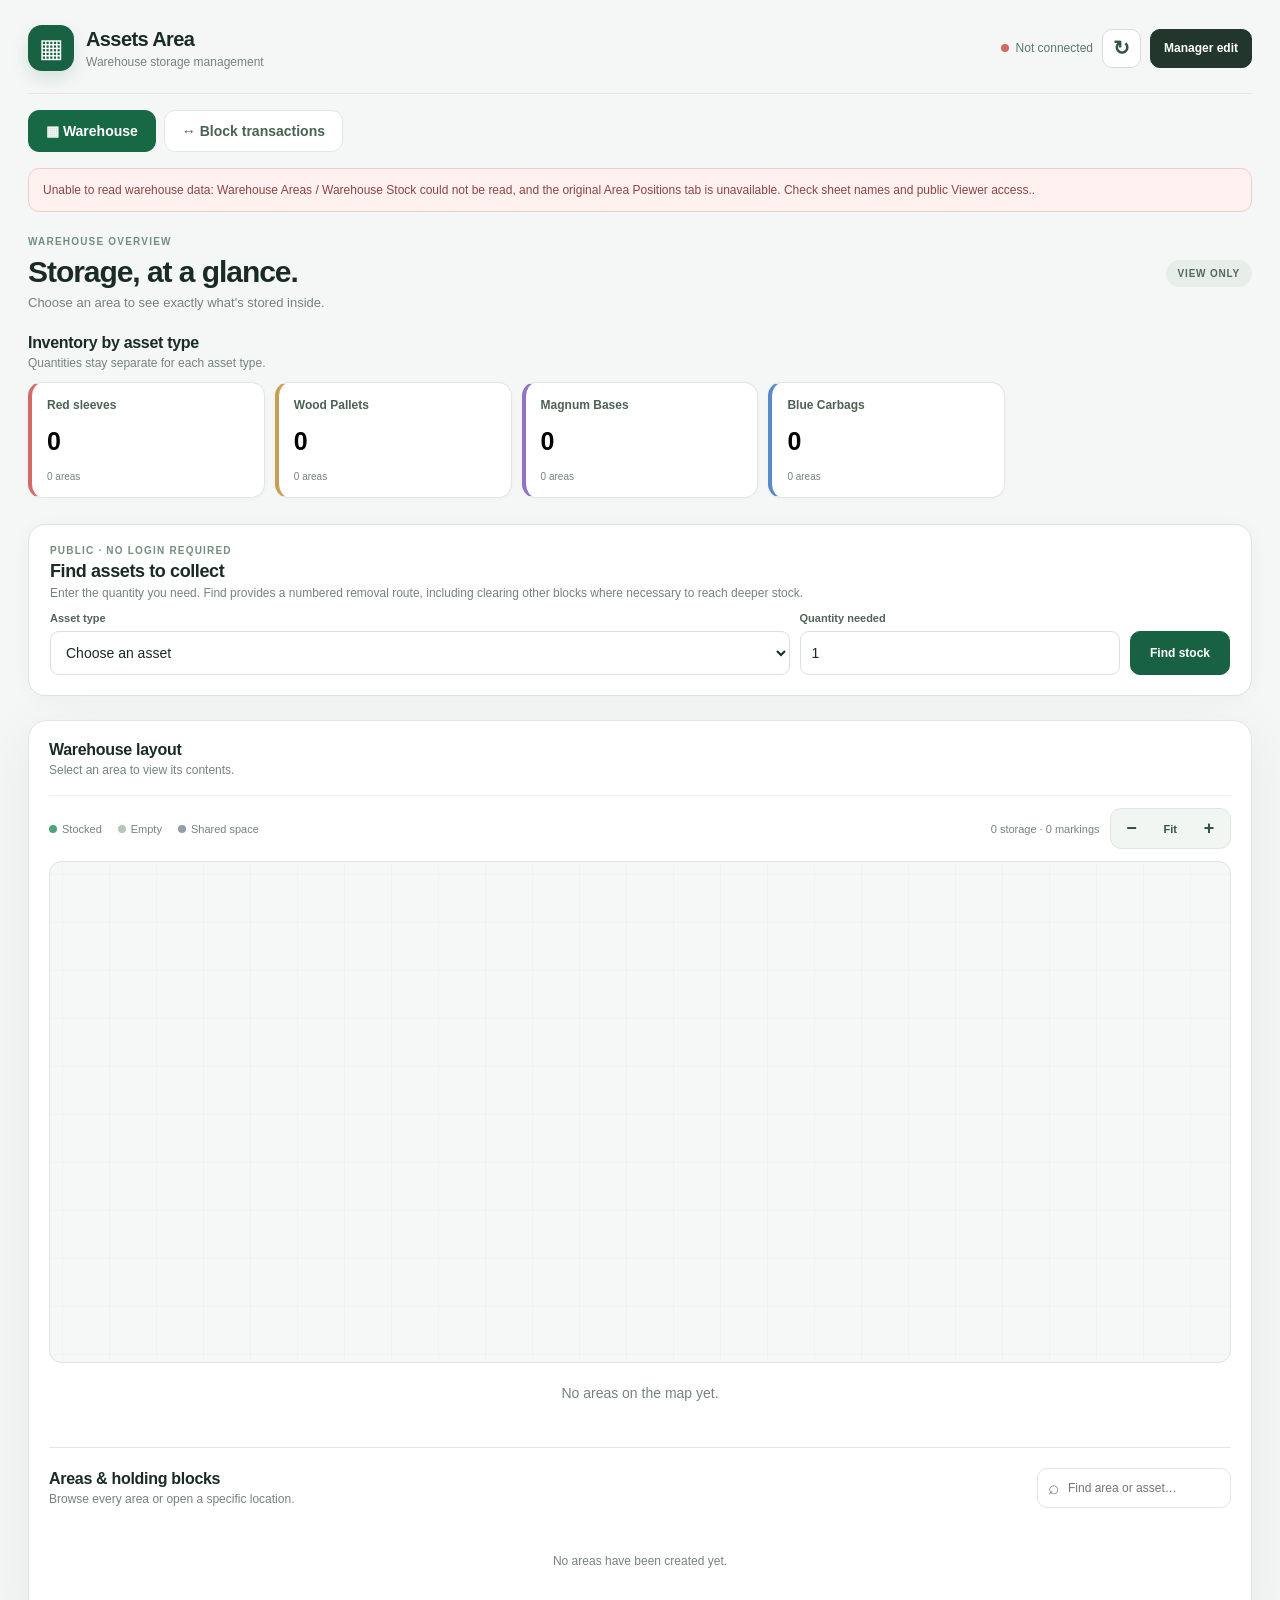
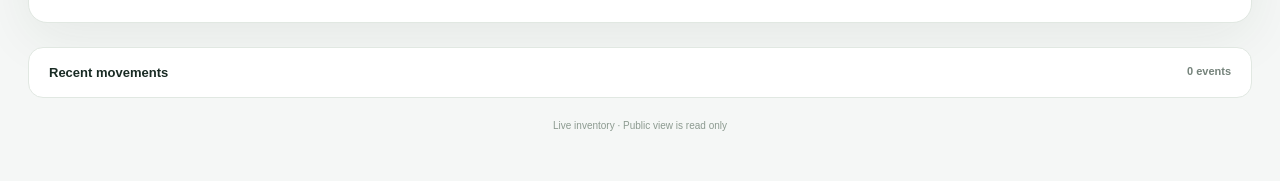
<file: index.html>
<!doctype html>
<html lang="en">
<head>
  <meta charset="utf-8">
  <meta name="viewport" content="width=device-width,initial-scale=1,viewport-fit=cover">
  <meta name="theme-color" content="#f4f7f5">
  <meta name="description" content="Live warehouse storage map and area inventory">
  <title>Warehouse | Assets Area</title>
  <link rel="stylesheet" href="styles.css?v=7">
  <script>if(new URLSearchParams(location.search).has('area'))document.documentElement.classList.add('area-route');</script>
  <script defer src="config.js"></script>
  <script defer src="retrieval.js?v=5"></script>
  <script defer src="app.js?v=7"></script>
  <script async defer src="https://accounts.google.com/gsi/client" onload="window.warehouseGisReady?.()"></script>
</head>
<body>
<div class="area-loading" id="areaLoading" role="status"><div class="area-loading-logo">▦</div><strong>Opening storage area…</strong><span>Loading live inventory</span><a href="./">Open warehouse overview</a></div>
<div class="shell">
  <header class="header">
    <div class="brand"><div class="logo" aria-hidden="true">▦</div><div><h1>Assets Area</h1><p>Warehouse storage management</p></div></div>
    <div class="header-actions"><div class="connection" id="connection"><i></i><span id="connectionText">Connecting…</span></div><button class="btn icon-only" id="refresh" title="Refresh data" aria-label="Refresh data">↻</button><button class="btn btn-dark" id="ownerButton">Manager edit</button></div>
  </header>
  <nav class="primary-tabs" aria-label="Main pages">
    <button type="button" id="warehouseTab" class="primary-tab active" aria-current="page">▦ Warehouse</button>
    <button type="button" id="transactionsTab" class="primary-tab">↔ Block transactions</button>
  </nav>
  <div id="notice" class="notice hidden" role="alert"></div>
  <section class="intro"><div><div class="eyebrow">WAREHOUSE OVERVIEW</div><h2>Storage, at a glance.</h2><p>Choose an area to see exactly what's stored inside.</p></div><div class="mode-pill" id="modePill">VIEW ONLY</div></section>
  <section class="summary-section" aria-labelledby="summaryTitle"><div class="section-top"><div><h3 id="summaryTitle">Inventory by asset type</h3><p>Quantities stay separate for each asset type.</p></div><button class="link-button hidden" id="clearFilter">Clear filter</button></div><div id="summary" class="summary-grid"></div></section>
  <section class="find-panel" id="findPanel" aria-labelledby="findTitle">
    <div class="section-top"><div><div class="eyebrow">PUBLIC · NO LOGIN REQUIRED</div><h3 id="findTitle">Find assets to collect</h3><p>Enter the quantity you need. Find provides a numbered removal route, including clearing other blocks where necessary to reach deeper stock.</p></div></div>
    <form id="findForm" class="find-form">
      <label class="field"><span>Asset type</span><select id="findItem" required><option value="">Choose an asset</option></select></label>
      <label class="field"><span>Quantity needed</span><input id="findQty" type="number" min="1" max="99999999" step="1" value="1" required></label>
      <button class="btn btn-green" id="findSubmit" type="submit">Find stock</button>
    </form>
    <div id="findResult" class="find-result hidden" aria-live="polite"></div>
  </section>
  <section class="workspace" aria-labelledby="mapTitle">
    <div class="section-top workspace-top"><div><h3 id="mapTitle">Warehouse layout</h3><p id="mapDescription">Select a marked area to view its contents.</p></div><div class="toolbar"><button class="btn hidden" id="setupButton">Activate warehouse layout</button><button class="btn hidden" id="enableBlocks">Enable area blocks</button><button class="btn hidden" id="designButton">Design layout</button><button class="btn btn-green hidden" id="addAreaButton">+ New area</button></div></div>
    <div class="map-toolbar"><div class="map-legend"><span><i class="dot occupied-dot"></i> Stocked</span><span><i class="dot empty-dot"></i> Empty</span><span><i class="dot special-dot"></i> Shared space</span></div><div class="map-view-actions"><span class="map-zoom" id="mapCount"></span><div class="zoom-actions" aria-label="Warehouse map zoom"><button type="button" class="btn zoom-btn" id="mapZoomOut" aria-label="Zoom out">−</button><button type="button" class="btn zoom-fit" id="mapZoomFit">Fit</button><button type="button" class="btn zoom-btn" id="mapZoomIn" aria-label="Zoom in">+</button></div></div></div>
    <div class="designer-hint hidden" id="designerHint">Select a tool, then drag across EMPTY grid cells to draw a new floor-plan marking. Tap once for a single cell. Select an existing shape to edit, move or resize it. Changes are saved only when you confirm the details.</div>
    <div class="design-palette hidden" id="designPalette" role="group" aria-label="Floor plan drawing tools">
      <span class="palette-label">DRAW FLOOR PLAN</span>
      <button type="button" class="palette-tool active" data-draw-tool="select">↔ Select / move</button>
      <button type="button" class="palette-tool" data-draw-tool="Bay">▤ Bay</button>
      <button type="button" class="palette-tool" data-draw-tool="Exit">⇥ Exit</button>
      <button type="button" class="palette-tool" data-draw-tool="Occupied">▧ Occupied</button>
      <button type="button" class="palette-tool" data-draw-tool="Label">T Label</button>
      <button type="button" class="palette-tool" data-draw-tool="Aisle">⇢ Aisle</button>
      <button type="button" class="palette-tool" data-draw-tool="Door">▱ Door</button>
      <button type="button" class="palette-tool" data-draw-tool="Wall">▰ Wall / barrier</button>
      <button type="button" class="palette-tool" data-draw-tool="Safety">⚠ Safety</button>
      <button type="button" class="palette-tool" data-draw-tool="Marking">✦ Other</button>
    </div>
    <div class="board-scroll" id="boardScroll"><div id="board" class="warehouse-board" role="group" aria-label="Warehouse layout"></div></div>
    <div id="boardEmpty" class="empty-state hidden">No areas on the map yet.</div>
    <div class="section-top areas-heading"><div><h3>Areas &amp; holding blocks</h3><p>Browse every area or open a specific location.</p></div><label class="search-box"><span aria-hidden="true">⌕</span><input id="search" placeholder="Find area or asset…" autocomplete="off" aria-label="Search areas"></label></div>
    <div id="areaList" class="area-list"></div>
  </section>
  <section class="transactions-page hidden" id="transactionsPage" aria-labelledby="transactionsTitle">
    <div class="section-top"><div><div class="eyebrow">STORAGE MOVEMENT AUDIT</div><h2 id="transactionsTitle">Block transactions</h2><p>Every block addition, removal, clearance and transfer. Removal reasons are recorded here.</p></div><span class="transaction-count" id="transactionCount">0 transactions</span></div>
    <div class="transactions-filters"><label class="field"><span>Movement</span><select id="transactionType"><option value="all">All movements</option><option value="remove">Removals / emptied blocks</option><option value="move">Transfers</option><option value="add">Additions</option></select></label><label class="field"><span>Search</span><input id="transactionSearch" placeholder="Block, asset, reason, area…" autocomplete="off"></label></div>
    <div id="transactionsList" class="transactions-list"></div>
    <button type="button" id="transactionsMore" class="btn transactions-more hidden">Show more</button>
    <p class="field-hint">This page reads the <strong>Block Transactions</strong> sheet. Only signed-in managers can change inventory; viewers can inspect the history.</p>
  </section>
  <details class="activity" id="activity"><summary><span>Recent movements</span><span id="activityCount">0 events</span></summary><div id="activityList"></div></details>
  <footer class="footer">Live inventory · Public view is read only</footer>
</div>
<div class="overlay" id="detailsOverlay" aria-hidden="true"><section class="drawer area-drawer" role="dialog" aria-modal="true" aria-labelledby="areaTitle">
  <div class="area-nav"><button class="btn area-back-top" id="doneDetails" type="button">← Back to warehouse</button><div class="area-nav-brand"><span class="area-nav-symbol">▦</span><div><strong>Assets Area</strong><small>STORAGE LOCATION</small></div></div><div class="area-nav-actions"><span class="area-view-pill" id="areaViewMode">VIEW ONLY</span><button class="btn" type="button" id="areaFindAction">Find assets</button><button class="btn area-map-action" id="openAreaMap" type="button"><span aria-hidden="true">⌖</span> Warehouse map</button><button class="btn area-nav-owner" id="areaOwnerButton" type="button">Manager edit</button></div></div>
  <div class="drawer-head"><div><div class="eyebrow" id="areaType">HOLDING AREA</div><h2 id="areaTitle">Area</h2><p id="areaSubtitle">Area contents</p></div><button class="close" id="closeDetails" aria-label="Close area">×</button></div>
  <div class="area-meta" id="areaMeta"></div>
  <div class="drawer-section-header blocks-heading"><div><h3>Storage blocks</h3><p id="blockAccessCaption">Tap a block to see its contents.</p></div><span id="blockMapCount"></span></div>
  <div class="bulk-toolbar hidden" id="bulkToolbar">
    <div><strong>Bulk removal</strong><p id="bulkHint">Select stocked blocks, or drag selected blocks onto a destination to move them together.</p></div>
    <div class="bulk-toolbar-buttons"><button type="button" class="btn" id="bulkStart">Select multiple blocks</button><button type="button" class="btn hidden" id="bulkSelectAll">Select all stocked</button><button type="button" class="btn hidden" id="bulkCancel">Cancel</button></div>
  </div>
  <div class="block-tools"><label class="block-jump"><span>Find block</span><input id="blockFind" type="text" maxlength="5" placeholder="e.g. C04" aria-label="Block ID"></label><button type="button" id="blockFindGo" class="btn">Go to block</button><span id="blockFindStatus" role="status"></span></div>
  <div id="blocksDisabled" class="content-empty hidden">This is a walkway, not a storage area.</div>
  <div class="block-workspace" id="blockWorkspace">
    <div class="block-workspace-bar">
      <div class="block-view-choices" role="group" aria-label="Block arrangement">
        <button type="button" class="block-view-choice is-active" id="blockViewLanes" aria-pressed="true">▦ Grouped lanes</button>
        <button type="button" class="block-view-choice" id="blockViewCompact" aria-pressed="false">▤ Compact grid</button>
      </div>
      <span class="block-view-desc" id="blockViewDesc">Columns grouped to fit the screen — no sideways scrolling.</span>
    </div>
    <div class="block-sheet-toolbar hidden" id="blockSheetToolbar">
      <div class="block-sheet-selection"><span class="sheet-selection-dot"></span><strong id="blockSelectionLabel">Select a block</strong><span id="blockClipboardLabel">Select, then copy or edit</span></div>
      <div class="block-sheet-actions">
        <button type="button" class="btn" id="blockCopySelection" disabled title="Copy selected blocks · Ctrl/Cmd+C">⧉ Copy</button>
        <button type="button" class="btn" id="blockPasteSelection" disabled title="Paste into selected block · Ctrl/Cmd+V">▣ Paste</button>
        <button type="button" class="btn btn-green" id="blockEditSelection" disabled title="Edit selected block · Enter or double-click">✎ Edit</button>
        <button type="button" class="btn block-deselect" id="blockDeselect" title="Clear selection">✕</button>
      </div>
      <p class="block-sheet-tip">Click to select · Shift+click for a range · Ctrl/Cmd+click to select several · Arrows to move · Enter or double-click to edit · Ctrl/Cmd+C/V to copy or paste. On mobile, use the buttons above.</p>
    </div>
    <div id="blockGridWrap"><div class="inner-grid-scroll" id="innerGridScroll"><div class="inner-grid" id="innerBlocks" role="group" aria-label="Blocks in this storage area"></div></div></div>
  </div>
  <div id="bulkSummary" class="bulk-summary hidden" aria-live="polite">
    <div class="bulk-summary-title"><strong id="bulkSelectedCount">0 blocks selected</strong><span>Removal totals by asset type</span></div>
    <div id="bulkTotals" class="bulk-total-list"></div>
    <label class="field"><span>Reason for removal (optional)</span><input id="bulkReason" maxlength="240" placeholder="e.g. Sent to client, damaged, collected"></label>
    <div class="bulk-move-help">To move several selected blocks instead, drag any selected block onto another block. Existing destination contents are combined.</div>
    <div id="bulkError" class="form-error hidden" role="alert"></div>
    <button type="button" id="bulkRemove" class="btn btn-danger full">Remove selected stock</button>
  </div>
  <div id="rowSettings" class="row-settings hidden"><label class="field"><span>Rows</span><input id="blockRowCount" type="number" min="2" max="30" step="1" value="8"></label><label class="field"><span>Columns</span><input id="blockColumnCount" type="number" min="1" max="52" step="1" value="2"></label><button class="btn" id="saveBlockGrid" type="button">Save grid size</button></div>
  <div class="drawer-section-header"><h3>Total assets in this area</h3><span id="areaItemCount"></span></div>
  <div id="contents" class="contents"></div>
  <section id="unassignedPanel" class="legacy-panel hidden"><div class="drawer-section-header"><h3>Stock not assigned to a block</h3></div><p class="field-hint">Existing area inventory stays here until you allocate it to a specific block. It is included in the area totals above.</p><div id="unassignedContents"></div><div id="assignLoosePanel" class="hidden"><label class="field"><span>Allocate all unassigned stock to a block</span><select id="assignLooseTo"></select></label><button type="button" class="btn full" id="assignLooseButton">Move unassigned stock into block</button></div></section>
  <label class="field hidden" id="areaClearReasonField"><span>Reason for clearing area (optional)</span><input id="areaClearReason" maxlength="240" placeholder="e.g. Shift handover / client collection"></label>
  <button class="btn btn-danger full clear-area hidden" type="button" id="clearWholeArea">Empty all blocks in this area</button>
  <div class="area-link"><button class="btn" id="copyLink">⧉ Copy area link</button><span id="linkStatus" role="status"></span></div>
  <div id="ownerStockPanel" class="owner-panel hidden"><div class="divider"></div><h3>Update unassigned stock</h3><div class="tabs"><button type="button" class="selected" data-action="add">+ Add</button><button type="button" data-action="remove">− Remove</button></div>
    <form id="stockForm"><label class="field"><span>Asset type</span><select id="itemType" required><option value="">Choose an asset</option><option>Red sleeves</option><option>Wood Pallets</option><option>Magnum Bases</option><option>Blue Carbags</option><option value="__other__">Other / custom</option></select></label><label id="customWrap" class="field hidden"><span>Custom asset type</span><input id="customItem" maxlength="90" placeholder="Asset type"></label><label class="field"><span>Quantity</span><input id="stockQty" type="number" min="1" max="99999999" step="1" inputmode="numeric" value="1" required></label><div id="stockError" class="form-error hidden" role="alert"></div><button class="btn btn-green full" type="submit" id="saveStock">Add to area</button></form>
    <div id="transferPanel" class="transfer-panel"><label class="field"><span>Move all contents to</span><select id="transferTo" aria-label="Destination area"><option value="">Choose destination area</option></select></label><button type="button" class="btn full" id="transferButton">Transfer all items</button></div><button class="btn btn-danger full clear-area" type="button" id="clearArea">Empty unassigned stock</button>
  </div>
</section></div>
<div class="overlay map-overlay" id="mapOverlay" aria-hidden="true"><section class="warehouse-map-drawer" role="dialog" aria-modal="true" aria-labelledby="warehouseMapTitle">
 <div class="warehouse-map-header"><div><span class="eyebrow">WAREHOUSE FLOOR PLAN</span><h2 id="warehouseMapTitle">Find your location</h2><p><span class="here-key"></span> <span id="mapHereCaption">You are here</span> · Tap another area to explore</p></div><button class="close" id="closeMap" type="button" aria-label="Return to area">×</button></div>
 <div class="focus-map-toolbar"><span>Use + / − to zoom · drag to pan</span><div class="zoom-actions" aria-label="Floor plan zoom"><button type="button" class="btn zoom-btn" id="focusZoomOut" aria-label="Zoom out">−</button><button type="button" class="btn zoom-fit" id="focusZoomFit">Fit</button><button type="button" class="btn zoom-btn" id="focusZoomIn" aria-label="Zoom in">+</button></div></div><div class="map-canvas-scroll" id="mapCanvasScroll"><div class="warehouse-board" id="focusMapBoard" role="group" aria-label="Warehouse map showing your location"></div></div>
 <div class="warehouse-map-footer"><button type="button" class="btn" id="returnArea">← Return to area</button><button type="button" class="btn btn-green" id="warehouseOverview">Full warehouse overview</button></div>
 </section></div>
<div class="overlay" id="blockOverlay" aria-hidden="true"><section class="drawer block-drawer" role="dialog" aria-modal="true" aria-labelledby="blockTitle">
 <div class="drawer-head"><div><div class="eyebrow">AREA STORAGE BLOCK</div><h2 id="blockTitle">Block A01</h2><p id="blockSubtitle"></p></div><button class="close" id="closeBlock" aria-label="Close block">×</button></div>
 <div class="drawer-section-header"><h3>Block contents</h3><span id="blockItemCount"></span></div><div class="contents" id="blockContents"></div>
 <div class="area-link"><button type="button" class="btn" id="copyBlockLink">⧉ Copy block link</button></div>
 <p class="content-empty hidden" id="blockSetupMessage">Sign in and select <strong>Enable area blocks</strong> to begin recording inventory in individual blocks.</p>
 <div class="owner-panel hidden" id="blockOwnerPanel"><div class="divider"></div><h3>Update this block</h3>
  <label class="field"><span>Reason / reference (optional)</span><input id="blockReason" maxlength="240" placeholder="e.g. Sent to NG15 / stock adjustment"></label>
  <form id="blockQuantitiesForm" class="block-quantity-editor hidden"><div class="block-quantity-head"><strong>Edit quantities directly</strong><span>Enter 0 to empty an asset</span></div><div id="blockQuantityRows" class="block-quantity-rows"></div><div id="blockQtyEditError" class="form-error hidden" role="alert"></div><button type="submit" class="btn btn-green full" id="saveBlockQuantities">Save quantity changes</button></form>
  <div class="block-add-head">Add or remove an asset</div>
  <form id="blockForm"><label class="field"><span>Movement</span><select id="blockAction"><option value="add">+ Add items</option><option value="remove">− Remove items</option></select></label>
   <label class="field"><span>Asset type</span><select id="blockItem" required></select></label><label class="field hidden" id="blockCustomWrap"><span>Custom item type</span><input id="blockCustom" maxlength="90" placeholder="Enter item type"></label>
   <label class="field"><span>Quantity</span><input id="blockQty" type="number" min="1" max="99999999" step="1" value="1" required></label><div id="blockError" class="form-error hidden" role="alert"></div><button type="submit" class="btn btn-green full" id="blockSave">Save block stock</button>
  </form><div id="blockTransfer" class="transfer-panel hidden"><label class="field"><span>Transfer everything to</span><select id="blockTo"></select></label><button id="blockMove" type="button" class="btn full">Move contents to block</button></div>
  <button id="blockClear" type="button" class="btn btn-danger full clear-area">Empty entire block</button>
 </div><div class="drawer-end"><button id="doneBlock" class="btn full" type="button">Done</button></div>
</section></div>
<div class="overlay" id="editorOverlay" aria-hidden="true"><section class="drawer" role="dialog" aria-modal="true" aria-labelledby="editorTitle"><div class="drawer-head"><div><div class="eyebrow">LAYOUT DESIGNER</div><h2 id="editorTitle">Create area</h2><p>Give every area a permanent, shareable ID.</p></div><button class="close" id="closeEditor" aria-label="Close editor">×</button></div>
  <form id="areaForm"><div class="form-grid"><label class="field"><span>Area ID</span><input id="editId" maxlength="32" required placeholder="e.g. WH-A01" pattern="[A-Za-z0-9][A-Za-z0-9_-]*" autocapitalize="characters"></label><label class="field"><span>Area name</span><input id="editName" maxlength="80" required placeholder="e.g. North holding"></label></div><div class="form-grid"><label class="field"><span>Zone / section</span><input id="editZone" maxlength="60" placeholder="e.g. North warehouse"></label><label class="field"><span>Area category</span><select id="editType"><option value="Holding">Holding area</option><option value="Staging">Staging area</option><option value="Loading">Loading bay</option><option value="Aisle">Aisle / walkway</option><option value="Other">Other storage space</option><optgroup label="Floor plan markings (no stock)"><option value="Bay">Bay / parking bay</option><option value="Exit">Exit / emergency exit</option><option value="Occupied">Occupied / restricted zone</option><option value="Label">Free-text label</option><option value="Door">Door / entrance</option><option value="Wall">Wall / barrier</option><option value="Safety">Safety marking</option><option value="Marking">Other floor marking</option></optgroup></select></label></div><div class="form-grid two"><label class="field"><span>Column</span><input id="editX" type="number" min="1" max="16" required></label><label class="field"><span>Row</span><input id="editY" type="number" min="1" max="80" required></label><label class="field"><span>Width (cells)</span><input id="editW" type="number" min="1" max="16" required></label><label class="field"><span>Height (cells)</span><input id="editH" type="number" min="1" max="20" required></label></div><div class="editor-block-settings" id="editorBlockSettings"><div><strong>Storage blocks inside this area</strong><p>Choose the number of rows and columns for this holding area.</p></div><div class="form-grid"><label class="field"><span>Block rows</span><input id="editBlockRows" type="number" min="2" max="30" step="1" value="8" required></label><label class="field"><span>Block columns</span><input id="editBlockColumns" type="number" min="1" max="52" step="1" value="2" required></label></div></div><label class="field"><span>Map colour</span><select id="editColor"><option value="green">Forest green</option><option value="blue">Blue</option><option value="amber">Amber</option><option value="purple">Purple</option><option value="slate">Slate</option></select></label><p class="field-hint" id="editorTypeHint">Floor markings and storage areas share the existing Warehouse Areas sheet. All shapes must fit in free grid cells; no overlapping. For a label, enter the text in Area name.</p><div class="form-error hidden" id="editorError" role="alert"></div><button type="submit" class="btn btn-green full" id="saveArea">Save area</button><button type="button" class="btn btn-danger full hidden" id="archiveArea">Delete empty area</button></form>
</section></div>
<div class="toast" id="toast" role="status" aria-live="polite"></div>
</body>
</html>
</file>
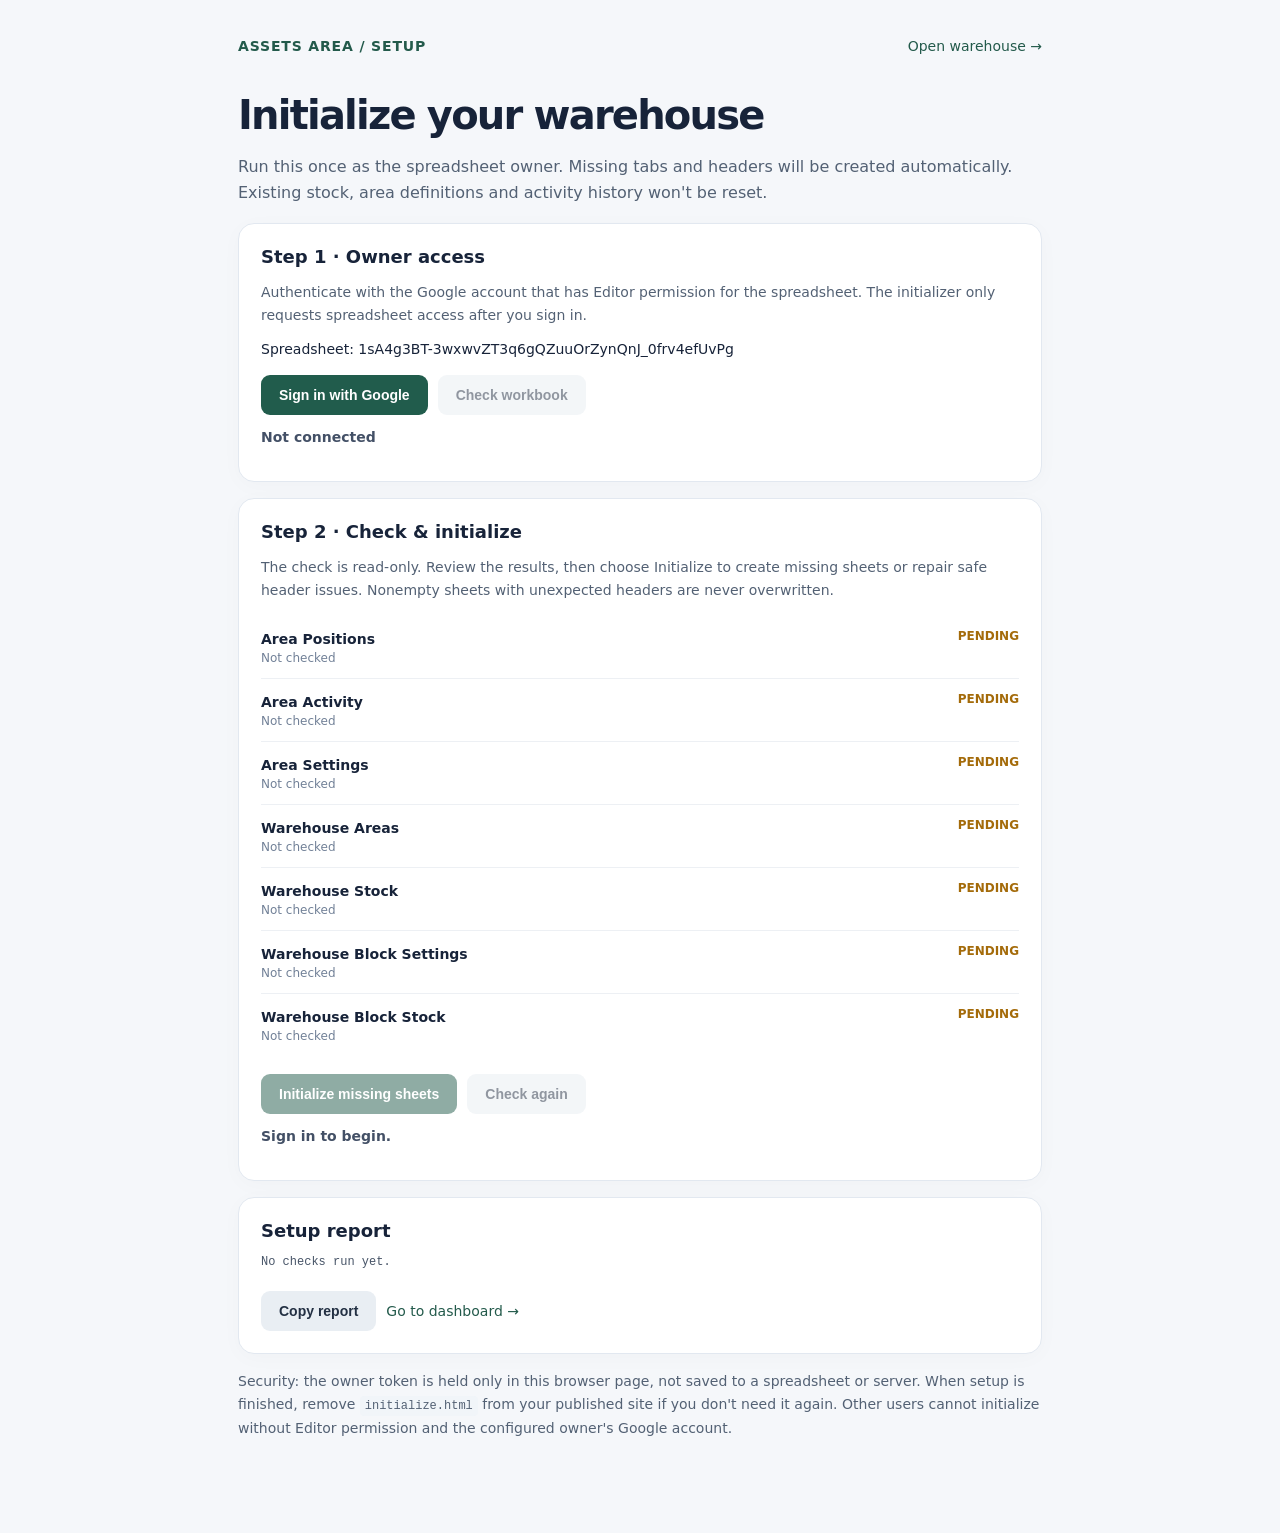
<file: initialize.html>
<!doctype html>
<html lang="en"><head><meta charset="utf-8"><meta name="viewport" content="width=device-width,initial-scale=1"><meta name="theme-color" content="#0f172a"><title>Assets Area · First-time setup</title>
<style>
:root{font-family:Inter,system-ui,-apple-system,Segoe UI,sans-serif;color:#172339;background:#f5f7fa}*{box-sizing:border-box}body{margin:0;min-height:100vh}main{max-width:840px;margin:0 auto;padding:38px 18px 80px}.top{display:flex;align-items:center;justify-content:space-between;gap:12px}.brand{font-size:14px;font-weight:750;color:#235a4b;letter-spacing:.06em}.link{color:#235a4b;text-decoration:none;font-size:14px}h1{font-size:clamp(28px,5vw,40px);letter-spacing:-.045em;margin:38px 0 8px}p{line-height:1.65;color:#536174}.muted{font-size:14px}.card{background:white;border:1px solid #e2e8f0;border-radius:16px;padding:22px;margin:16px 0;box-shadow:0 4px 22px #17233906}h2{font-size:18px;margin:0 0 12px}.pill{display:inline-flex;align-items:center;border-radius:99px;padding:5px 10px;background:#e8f1ee;color:#236451;font-size:12px;font-weight:700}.actions{display:flex;gap:10px;flex-wrap:wrap;margin-top:18px}button{border:0;cursor:pointer;padding:12px 18px;border-radius:9px;background:#215c4c;color:white;font-size:14px;font-weight:700}button.secondary{background:#e9eef3;color:#233043}button:disabled{opacity:.5;cursor:not-allowed}.status{font-size:14px;font-weight:650;margin:14px 0;color:#435066}.error{color:#aa3030}.ok{color:#1f7455}.warn{color:#a46b0a}.sheet{display:flex;gap:12px;align-items:flex-start;justify-content:space-between;padding:13px 0;border-top:1px solid #edf0f4}.sheet:first-child{border-top:0}.sheet strong{font-size:14px}.sheet small{display:block;color:#718097;font-size:12px;margin-top:3px}.sheet .result{font-size:12px;font-weight:700;text-align:right;min-width:105px}code{font-size:12px;background:#f1f5f9;padding:3px 5px;border-radius:4px;overflow-wrap:anywhere}#report{white-space:pre-wrap;overflow-wrap:anywhere;font:12px/1.65 ui-monospace,SFMono-Regular,Menlo,monospace;max-height:240px;overflow:auto;color:#485568} .hidden{display:none!important}@media(max-width:600px){main{padding-top:22px}.card{padding:16px}.actions button{width:100%}.sheet{gap:8px}}
</style><script src="config.js"></script><script src="https://accounts.google.com/gsi/client" async defer></script></head><body><main><div class="top"><div class="brand">ASSETS AREA / SETUP</div><a class="link" href="index.html">Open warehouse →</a></div><h1>Initialize your warehouse</h1><p>Run this once as the spreadsheet owner. Missing tabs and headers will be created automatically. Existing stock, area definitions and activity history won't be reset.</p>
<section class="card"><h2>Step 1 · Owner access</h2><p class="muted">Authenticate with the Google account that has Editor permission for the spreadsheet. The initializer only requests spreadsheet access after you sign in.</p><div id="target" class="muted"></div><div class="actions"><button id="signIn">Sign in with Google</button><button id="scan" class="secondary" disabled>Check workbook</button></div><div id="authStatus" class="status">Not connected</div></section>
<section class="card"><h2>Step 2 · Check & initialize</h2><p class="muted">The check is read-only. Review the results, then choose Initialize to create missing sheets or repair safe header issues. Nonempty sheets with unexpected headers are never overwritten.</p><div id="sheets"></div><div class="actions"><button id="run" disabled>Initialize missing sheets</button><button id="recheck" class="secondary" disabled>Check again</button></div><div id="status" class="status" aria-live="polite">Sign in to begin.</div></section>
<section class="card"><h2>Setup report</h2><div id="report" role="log" aria-live="polite">No checks run yet.</div><div class="actions"><button id="copy" class="secondary">Copy report</button><a class="link" style="align-self:center" href="index.html">Go to dashboard →</a></div></section>
<p class="muted">Security: the owner token is held only in this browser page, not saved to a spreadsheet or server. When setup is finished, remove <code>initialize.html</code> from your published site if you don't need it again. Other users cannot initialize without Editor permission and the configured owner's Google account.</p>
</main><script>
(()=>{'use strict';
const cfg=window.STOCK_AREA_CONFIG||{},id=cfg.SPREADSHEET_ID,clientId=cfg.OAUTH_CLIENT_ID,owner=String(cfg.OWNER_EMAIL||'').toLowerCase(),base=`https://sheets.googleapis.com/v4/spreadsheets/${encodeURIComponent(id||'')}`;
const sheets=[
 {name:cfg.POSITIONS_TAB||'Area Positions',headers:['Position','Row','Lane','Item','Quantity','Updated At']},
 {name:cfg.ACTIVITY_TAB||'Area Activity',headers:['Timestamp','Action','Item','Quantity','From','To','Note','By']},
 {name:cfg.SETTINGS_TAB||'Area Settings',headers:['Setting','Value']},
 {name:cfg.AREAS_TAB||'Warehouse Areas',headers:['Area ID','Name','Zone','Type','X','Y','Width','Height','Color','Updated At','Active']},
 {name:cfg.STOCK_TAB||'Warehouse Stock',headers:['Area ID','Item','Quantity','Updated At']},
 {name:cfg.BLOCK_SETTINGS_TAB||'Warehouse Block Settings',headers:['Area ID','Rows','Updated At','Columns'],kind:'settings'},
 {name:cfg.BLOCK_STOCK_TAB||'Warehouse Block Stock',headers:['Area ID','Block ID','Item','Quantity','Updated At']}
];
let token='',client=null,scanResults=null,working=false;const el=id=>document.getElementById(id), logLines=[],norm=s=>String(s??'').toLowerCase().replace(/[^a-z0-9]/g,'');
function log(msg){logLines.push(`[${new Date().toLocaleTimeString()}] ${msg}`);el('report').textContent=logLines.join('\n');el('report').scrollTop=el('report').scrollHeight;}
function status(msg,cls=''){el('status').textContent=msg;el('status').className='status '+cls;}
function setBusy(value){working=value;el('signIn').disabled=value;el('scan').disabled=value||!token;el('recheck').disabled=value||!token;el('run').disabled=value||!scanResults||!scanResults.some(x=>['create','header','extend'].includes(x.action))||scanResults.some(x=>x.action==='blocked');}
function qRange(name,range){return `'${name.replace(/'/g,"''")}'!${range}`;}
async function api(path,options={}){const res=await fetch(base+path,{...options,headers:{Authorization:'Bearer '+token,'Content-Type':'application/json',...(options.headers||{})}});let obj;try{obj=await res.json()}catch{obj={}}if(!res.ok)throw new Error(obj.error?.message||`Google Sheets returned ${res.status}`);return obj;}
async function login(){if(!id||!clientId||!owner)throw Error('Missing spreadsheet, OAuth client or owner in config.js');if(!window.google?.accounts?.oauth2)throw Error('Google Sign-In is not loaded. Open from your hosted HTTPS website and retry.');if(!client)client=google.accounts.oauth2.initTokenClient({client_id:clientId,scope:'openid email https://www.googleapis.com/auth/spreadsheets',callback:async result=>{try{if(result.error||!result.access_token)throw Error(result.error||'Login cancelled');const response=await fetch('https://www.googleapis.com/oauth2/v3/userinfo',{headers:{Authorization:`Bearer ${result.access_token}`}});if(!response.ok)throw Error('Cannot verify owner identity');const who=await response.json();if(!who.email_verified||String(who.email).toLowerCase()!==owner)throw Error('This account is not the configured warehouse owner.');token=result.access_token;el('authStatus').textContent='Signed in: '+who.email;el('authStatus').className='status ok';log('Owner verified.');await scan();}catch(e){token='';el('authStatus').textContent=e.message;el('authStatus').className='status error';status('Sign-in failed.','error');setBusy(false);}}});client.requestAccessToken({prompt:'select_account'});}
function headersOK(actual,expected){return expected.every((h,i)=>norm(actual[i])===norm(h));}
async function scan(){if(!token||working)return;setBusy(true);status('Checking workbook…');try{const meta=await api('?fields=sheets(properties(sheetId,title,gridProperties(rowCount,columnCount)))');const byTitle=new Map((meta.sheets||[]).map(v=>[v.properties.title,v.properties]));const data=await Promise.all(sheets.filter(s=>byTitle.has(s.name)).map(async s=>{const value=await api(`/values/${encodeURIComponent(qRange(s.name,'A1:K25'))}`);return [s.name,value.values||[]]}));const sampled=new Map(data);scanResults=[];for(const s of sheets){const prop=byTitle.get(s.name);let action='ok',note='Headers verified';if(!prop){action='create';note='Missing tab — will create';}else{const rows=sampled.get(s.name)||[],head=rows[0]||[];const hasData=rows.slice(1).some(row=>row.some(v=>String(v).trim()!==''));const nonemptyHead=head.some(v=>String(v).trim()!=='');if(headersOK(head,s.headers)){action='ok';}else if(s.kind==='settings' && norm(head[0])==='areaid'&&norm(head[1])==='rows'&&norm(head[2])==='updatedat'&&(!head[3]||norm(head[3])==='columns')){action='extend';note='Add missing Columns header in D1';}else if(s.kind==='settings' && norm(head[0])==='areaid'&&norm(head[1])==='rows'&&norm(head[2])==='columns'&&norm(head[3])==='updatedat'){action='ok';note='Compatible alternate column order';}else if(!hasData && !nonemptyHead){action='header';note='Empty tab — write headers';}else{action='blocked';note='Unexpected headers or existing rows — needs manual review';}}
scanResults.push({...s,action,note});log(`${s.name}: ${note}`);}
render();const blocked=scanResults.filter(x=>x.action==='blocked');const pending=scanResults.filter(x=>['create','header','extend'].includes(x.action));status(blocked.length?`${blocked.length} tab(s) need manual review. No changes will be made until resolved.`:pending.length?`${pending.length} safe setup action(s) ready. Review and select Initialize.`:'All required tabs and headers are ready.',blocked.length?'error':pending.length?'warn':'ok');}
catch(e){scanResults=null;status('Check failed: '+e.message,'error');log('ERROR: '+e.message);render();}finally{setBusy(false);}}
function render(){const wrap=el('sheets');wrap.replaceChildren();for(const s of scanResults||sheets){const row=document.createElement('div');row.className='sheet';const a=document.createElement('div');const title=document.createElement('strong');title.textContent=s.name;a.append(title);const sub=document.createElement('small');sub.textContent=s.note||'Not checked';a.append(sub);const label=document.createElement('span');label.className='result '+(s.action==='blocked'?'error':s.action==='ok'?'ok':'warn');label.textContent=({ok:'READY',create:'CREATE',header:'HEADERS',extend:'UPGRADE',blocked:'REVIEW'})[s.action]||'PENDING';row.append(a,label);wrap.append(row);}}
async function initialize(){if(!scanResults||scanResults.some(x=>x.action==='blocked')||working)return;const pending=scanResults.filter(s=>['create','header','extend'].includes(s.action));if(!pending.length)return;if(!confirm(`Initialize ${pending.length} tab(s)? This will only create missing tabs and write headers into empty cells. Existing inventory rows will not be changed.`))return;setBusy(true);status('Initializing…');try{const missing=pending.filter(s=>s.action==='create');if(missing.length){await api(':batchUpdate',{method:'POST',body:JSON.stringify({requests:missing.map(s=>({addSheet:{properties:{title:s.name,gridProperties:{rowCount:1000,columnCount:Math.max(12,s.headers.length)}}}}))})});for(const s of missing)log('Created: '+s.name);}const writes=pending.map(s=>({range:qRange(s.name,s.action==='extend'?'D1':`A1:${String.fromCharCode(64+s.headers.length)}1`),values:[s.action==='extend'?['Columns']:s.headers]}));if(writes.length){await api('/values:batchUpdate',{method:'POST',body:JSON.stringify({valueInputOption:'RAW',data:writes})});for(const s of pending)log('Headers initialized: '+s.name);}status('Initialization complete. Verifying…','ok');scanResults=null;}catch(e){status('Setup error: '+e.message,'error');log('ERROR: '+e.message);}finally{setBusy(false);}
await scan();}
el('target').textContent='Spreadsheet: '+(id||'NOT CONFIGURED');el('signIn').onclick=()=>login().catch(e=>{status(e.message,'error');log('ERROR: '+e.message)});el('scan').onclick=scan;el('recheck').onclick=scan;el('run').onclick=initialize;el('copy').onclick=()=>{const report=el('report').textContent;if(navigator.clipboard?.writeText)navigator.clipboard.writeText(report).then(()=>{el('copy').textContent='Copied'}).catch(()=>prompt('Copy report:',report));else prompt('Copy report:',report)};render();
})();
</script></body></html>
</file>
<file: styles.css>
:root{color-scheme:light;--ink:#192b24;--muted:#75837b;--line:#e1e8e2;--green:#186243;--light:#eaf5ed;--background:#f5f7f6;--red:#b73e43;--shadow:0 14px 55px #1c392013}
*{box-sizing:border-box}html{scroll-behavior:smooth}body{margin:0;background:var(--background);color:var(--ink);font-family:Inter,-apple-system,BlinkMacSystemFont,"Segoe UI",sans-serif;font-size:14px}button,input,select{font:inherit}button{cursor:pointer}button:disabled{cursor:not-allowed;opacity:.5}button:focus-visible,input:focus-visible,select:focus-visible,[role="button"]:focus-visible{outline:3px solid #6fbea0;outline-offset:3px}.hidden{display:none!important}.shell{max-width:1280px;margin:auto;padding:0 28px 50px}.header{display:flex;justify-content:space-between;align-items:center;gap:16px;padding:25px 0 22px;border-bottom:1px solid var(--line)}.brand{display:flex;gap:12px;align-items:center}.logo{width:46px;height:46px;background:var(--green);color:white;border-radius:14px;display:grid;place-items:center;font-size:26px;box-shadow:0 8px 17px #11634222}.brand h1{margin:0;font-size:20px;letter-spacing:-.6px;line-height:1.15}.brand p{margin:4px 0 0;font-size:12px;color:var(--muted)}.header-actions,.toolbar{display:flex;align-items:center;gap:9px;flex-wrap:wrap}.connection{display:inline-flex;gap:7px;align-items:center;font-size:12px;color:#5e7967;white-space:nowrap}.connection i,.dot{display:inline-block;width:8px;height:8px;border-radius:50%;background:#d4dcd5}.connection i{background:#c6a267}.connection.live i{background:#36a479}.connection.error i{background:#d06e61}.btn{min-height:39px;border:1px solid #d5dfd7;border-radius:10px;padding:9px 13px;background:white;color:#355341;font-weight:700;font-size:12px;transition:background .12s,transform .12s}.btn:hover:not(:disabled){background:#f2f7f3}.btn:active:not(:disabled){transform:scale(.98)}.btn-dark{background:#22362b;color:white;border-color:#22362b}.btn-dark:hover:not(:disabled){background:#304c3b}.btn-green{background:var(--green);color:white;border-color:var(--green)}.btn-green:hover:not(:disabled){background:#207753}.btn-danger{color:#a93d39;background:#fff9f9;border:1px solid #f0d4d1}.btn-danger:hover:not(:disabled){background:#fff0ee}.icon-only{font-size:20px;width:39px;line-height:1;padding:5px}.full{width:100%;min-height:45px}.intro{display:flex;align-items:flex-end;justify-content:space-between;gap:20px;margin:30px 0 24px}.eyebrow{font-size:10px;letter-spacing:1.2px;font-weight:900;color:#728e7d}.intro h2{font-size:30px;letter-spacing:-1.05px;margin:8px 0 6px}.intro p{margin:0;color:var(--muted);font-size:13px}.mode-pill{align-self:center;background:#e7eeea;color:#52695a;font-size:10px;font-weight:900;letter-spacing:.8px;padding:8px 12px;border-radius:999px;white-space:nowrap}.mode-pill.editing{background:#dff3e6;color:#176445}.summary-section{margin-bottom:26px}.section-top{display:flex;align-items:center;justify-content:space-between;gap:12px;margin:0 0 12px}.section-top h3,.drawer-section-header h3{margin:0;font-size:16px;letter-spacing:-.3px}.section-top p{font-size:12px;margin:4px 0 0;color:var(--muted)}.link-button{border:0;padding:5px;background:none;color:var(--green);font-weight:750;font-size:12px}.summary-grid{display:grid;grid-template-columns:repeat(5,minmax(0,1fr));gap:10px}.summary-card{display:flex;min-width:0;flex-direction:column;align-items:flex-start;gap:10px;justify-content:space-between;min-height:116px;background:#fff;border:1px solid var(--line);border-left:4px solid #7d9b85;border-radius:14px;padding:15px;box-shadow:0 1px 4px #24433208;text-align:left}.summary-card:hover{border-color:#b7cabb}.summary-card[aria-pressed="true"]{outline:2px solid #2e9c72;outline-offset:1px}.summary-card .name{color:#4b6253;font-size:12px;line-height:1.2;font-weight:760;overflow-wrap:anywhere}.summary-card strong{font-size:25px;letter-spacing:-.8px;line-height:1}.summary-card small{font-size:10px;color:var(--muted)}.summary-card.red{border-left-color:#d36c69}.summary-card.blue{border-left-color:#5989c8}.summary-card.amber{border-left-color:#c89e52}.summary-card.purple{border-left-color:#9471c5}.workspace{background:white;border:1px solid var(--line);border-radius:19px;padding:20px;box-shadow:var(--shadow)}.workspace-top{align-items:start;margin-bottom:18px}.map-toolbar{display:flex;justify-content:space-between;gap:8px;align-items:center;padding:12px 0;border-top:1px solid #edf0ed}.map-legend{display:flex;align-items:center;gap:16px;flex-wrap:wrap;color:var(--muted);font-size:11px}.map-legend>span{display:flex;align-items:center;gap:5px}.occupied-dot{background:#4fa478}.empty-dot{background:#b3c8b8}.special-dot{background:#919faa}.map-zoom{font-size:11px;color:var(--muted);white-space:nowrap}.designer-hint{padding:11px 13px;background:#eaf5ed;color:#316748;border-radius:10px;margin:2px 0 12px;font-size:12px}.board-scroll{overflow:auto;max-width:100%;border:1px solid #dde5df;border-radius:13px;background:#f5f8f6;overscroll-behavior:contain}.warehouse-board{--cols:16;--rows:18;position:relative;display:grid;grid-template-columns:repeat(var(--cols),minmax(0,1fr));grid-template-rows:repeat(var(--rows),44px);gap:4px;padding:12px;min-width:740px;min-height:310px;background-image:linear-gradient(#dfebe142 1px,transparent 1px),linear-gradient(90deg,#dfebe142 1px,transparent 1px);background-size:47px 48px;background-position:12px 12px}.warehouse-board:empty{min-height:340px}.map-block{z-index:1;position:relative;min-width:0;min-height:0;border:1px solid #aecfba;border-radius:8px;background:#e4f3e8;color:#1c5f3e;padding:8px 10px;display:flex;flex-direction:column;align-items:flex-start;justify-content:center;gap:5px;text-align:left;box-shadow:0 1px 3px #224d2710;overflow:hidden;touch-action:manipulation}.map-block.occupied{background:#d9f2e2;border-color:#75bc95;border-left:4px solid #369266}.map-block.special{background:#e9eef2;border-color:#c3cfd6;color:#4e6775;border-style:dashed}.map-block.color-blue{background:#e6f0fc;border-color:#a9c5e7;color:#355b8c}.map-block.color-amber{background:#fcf2dd;border-color:#dec28e;color:#80622c}.map-block.color-purple{background:#eee8f9;border-color:#c5b3e4;color:#685091}.map-block.color-slate{background:#e9eef1;border-color:#bccbd2;color:#466374}.map-block.filtered{opacity:.23;filter:grayscale(.3)}.map-block .block-id{font-size:10px;font-weight:900;letter-spacing:.3px;line-height:1.1}.map-block .block-name{font-size:12px;font-weight:800;line-height:1.15;white-space:nowrap;max-width:100%;overflow:hidden;text-overflow:ellipsis}.map-block .block-status{font-size:10px;font-weight:600;opacity:.75;line-height:1}.map-block:focus-visible{outline-offset:2px}.warehouse-board.designing .map-block{cursor:grab;touch-action:none;outline:1px dashed #698b74;outline-offset:-4px}.warehouse-board.designing .map-block.dragging{opacity:.75;z-index:3;box-shadow:0 6px 22px #1b49383b;cursor:grabbing}.warehouse-board.designing .map-block.invalid{border-color:#d45454;background:#ffe9e7}.resize-handle{display:none;position:absolute;right:0;bottom:0;border:0;background:#296d4d;color:white;border-radius:7px 0 7px 0;width:24px;height:24px;font-size:15px;align-items:center;justify-content:center}.warehouse-board.designing .resize-handle{display:flex;cursor:nwse-resize}.empty-state{padding:22px;color:var(--muted);text-align:center}.areas-heading{margin-top:24px;padding-top:20px;border-top:1px solid var(--line)}.search-box{display:flex;align-items:center;gap:7px;border:1px solid var(--line);border-radius:10px;padding:0 10px;color:#788c7e;max-width:290px}.search-box span{font-size:19px}.search-box input{border:0;background:transparent;outline:0!important;min-height:38px;width:100%;min-width:0;font-size:12px}.area-list{display:grid;grid-template-columns:repeat(3,minmax(0,1fr));gap:9px}.area-list-item{border:1px solid var(--line);background:white;border-radius:11px;padding:12px;text-align:left;min-width:0;display:flex;align-items:center;justify-content:space-between;gap:10px}.area-list-item:hover{background:#f5faf6;border-color:#b4cdbb}.area-list-item .title{font-weight:800;font-size:12px;overflow-wrap:anywhere}.area-list-item .sub{color:var(--muted);font-size:10px;margin-top:5px;overflow-wrap:anywhere}.area-list-item .arrow{font-size:18px;color:#7e9585}.area-list-item.filtered{opacity:.35}.area-list .none{grid-column:1/-1;text-align:center;padding:22px;color:var(--muted);font-size:12px}.activity{margin:24px 0 0;background:white;border:1px solid var(--line);border-radius:15px;padding:0 20px}.activity summary{padding:17px 0;display:flex;justify-content:space-between;gap:12px;cursor:pointer;font-size:13px;font-weight:800}.activity summary span:last-child{font-size:11px;font-weight:550;color:var(--muted)}.event{border-top:1px solid #eef1ed;padding:12px 0;display:flex;gap:10px}.event-icon{flex:none;width:30px;height:30px;display:grid;place-items:center;background:#e9f5ed;border-radius:8px;color:#27704c;font-weight:900}.event-main{font-size:12px;font-weight:730;line-height:1.45}.event-meta{font-size:10px;color:var(--muted);font-weight:400;margin-top:3px}.footer{text-align:center;margin-top:22px;font-size:10px;color:#8c9a90}.notice{border:1px solid #f2dba0;background:#fff7e7;color:#7e6127;border-radius:11px;margin:16px 0 -6px;padding:12px 14px;font-size:12px;line-height:1.5}.notice.error{background:#fff1f0;border-color:#eed0cb;color:#8d4440}.overlay{position:fixed;inset:0;background:#13251caa;z-index:20;display:none;align-items:stretch;justify-content:flex-end}.overlay.open{display:flex}.drawer{background:white;box-shadow:-12px 0 70px #0002;width:min(100%,510px);height:100%;overflow:auto;padding:27px 26px calc(26px + env(safe-area-inset-bottom));animation:slideIn .18s ease-out}@keyframes slideIn{from{transform:translateX(15px);opacity:.7}to{transform:translateX(0);opacity:1}}.drawer-head{display:flex;justify-content:space-between;align-items:flex-start;gap:12px;padding-bottom:20px;border-bottom:1px solid var(--line)}.drawer-head h2{font-size:24px;margin:5px 0;letter-spacing:-.65px;overflow-wrap:anywhere}.drawer-head p{font-size:12px;color:var(--muted);margin:0}.close{flex:none;border:0;background:#edf1ee;color:#556b5a;font-size:23px;width:39px;height:39px;border-radius:11px}.area-meta{display:flex;gap:7px;flex-wrap:wrap;margin:17px 0}.area-meta span{background:#f0f4f1;border-radius:8px;color:#64796b;padding:7px 9px;font-size:11px;font-weight:700}.drawer-section-header{display:flex;align-items:center;justify-content:space-between;margin:23px 0 10px}.drawer-section-header span{font-size:11px;color:var(--muted)}.contents{display:flex;flex-direction:column;gap:9px}.content-row{display:flex;align-items:center;justify-content:space-between;gap:10px;padding:14px;border:1px solid var(--line);border-radius:11px}.content-row .content-name{font-weight:730;font-size:13px;overflow-wrap:anywhere}.content-row .content-qty{font-size:15px;font-weight:880;white-space:nowrap;color:#195d40}.content-empty{padding:28px 12px;text-align:center;background:#f6f9f7;color:#819188;border-radius:11px;font-size:12px}.area-link{display:flex;align-items:center;gap:8px;flex-wrap:wrap;margin-top:15px}.area-link span{font-size:11px;color:var(--green)}.owner-panel .divider{height:1px;background:var(--line);margin:26px 0 20px}.owner-panel h3{font-size:16px;margin:0 0 14px}.tabs{display:grid;grid-template-columns:1fr 1fr;background:#f1f5f2;border-radius:11px;padding:4px;gap:3px;margin-bottom:14px}.tabs button{min-height:40px;border:1px solid transparent;background:transparent;color:#6f7e72;border-radius:9px;font-weight:800;font-size:12px}.tabs button.selected{background:white;border-color:#dbe8de;color:#276c46;box-shadow:0 1px 5px #172f1810}.field{display:block;margin:12px 0}.field>span{font-size:11px;color:#506558;font-weight:800;display:block;margin-bottom:7px}.field input,.field select{width:100%;min-height:43px;border:1px solid #d6e2d8;background:white;padding:10px 11px;border-radius:9px;outline:0;font-size:14px;color:var(--ink)}.form-grid{display:grid;grid-template-columns:1fr 1fr;gap:11px}.form-grid.two{grid-template-columns:repeat(4,minmax(0,1fr))}.form-grid .field{min-width:0}.field-hint{font-size:11px;color:var(--muted);line-height:1.5}.form-error{color:var(--red);font-size:12px;padding:9px 0}.clear-area{margin-top:12px}.drawer-end{margin-top:20px}.toast{position:fixed;bottom:20px;left:50%;transform:translate(-50%,15px);padding:13px 17px;border-radius:11px;background:#193e2c;color:white;box-shadow:0 8px 34px #102a2030;max-width:calc(100% - 24px);z-index:99;opacity:0;transition:opacity .18s,transform .18s;pointer-events:none;font-size:12px;font-weight:700;text-align:center}.toast.show{transform:translate(-50%,0);opacity:1}
@media(max-width:1000px){.summary-grid{grid-template-columns:repeat(4,minmax(0,1fr))}.area-list{grid-template-columns:repeat(2,minmax(0,1fr))}}
@media(max-width:650px){.shell{padding:0 12px 35px}.header{padding:14px 0;align-items:flex-start}.logo{width:39px;height:39px;font-size:23px}.brand h1{font-size:17px}.brand p{font-size:10px}.header-actions{gap:5px;justify-content:flex-end}.connection{width:100%;justify-content:flex-end;order:3;font-size:10px}.header .btn{padding:8px 10px;min-height:34px;font-size:11px}.icon-only{width:34px;font-size:18px!important}.intro{margin:23px 0 19px}.intro h2{font-size:24px}.intro p{font-size:11px}.mode-pill{font-size:9px;padding:6px 8px}.summary-grid{grid-template-columns:repeat(2,minmax(0,1fr));gap:7px}.summary-card{min-height:99px;padding:11px}.summary-card strong{font-size:22px}.workspace{padding:13px;border-radius:14px}.workspace-top{flex-wrap:wrap}.workspace-top .toolbar{width:100%}.workspace-top .btn{flex:1}.map-legend{gap:10px;font-size:9px}.warehouse-board{min-width:640px;grid-template-rows:repeat(var(--rows),39px);gap:3px;padding:9px}.map-block{padding:5px 7px}.map-block .block-name{font-size:10px}.map-block .block-id{font-size:9px}.map-block .block-status{font-size:9px}.area-list{grid-template-columns:1fr}.areas-heading{flex-wrap:wrap}.search-box{width:100%;max-width:none}.drawer{width:100%;height:auto;max-height:94dvh;align-self:flex-end;padding:21px 17px calc(19px + env(safe-area-inset-bottom));border-radius:20px 20px 0 0}.overlay{align-items:flex-end}.drawer-head h2{font-size:21px}.form-grid.two{grid-template-columns:repeat(2,minmax(0,1fr))}.activity{padding:0 14px}}
@media(prefers-reduced-motion:reduce){*,*::before,*::after{animation:none!important;transition:none!important;scroll-behavior:auto!important}}

.transfer-panel{margin:14px 0 0;padding-top:13px;border-top:1px solid var(--line)}.transfer-panel .field{margin:0 0 10px}

.map-block.stock-dragging{opacity:.55;outline:3px dashed #338c60;outline-offset:1px}.map-block.stock-drop{outline:3px solid #359c6b;outline-offset:1px;box-shadow:0 3px 20px #2d89542c}.map-block.stock-invalid{outline:3px dashed #b75555;outline-offset:1px}

/* Separate A/B storage blocks inside every warehouse area. */
#blockOverlay{z-index:30}.block-drawer{width:min(100%,480px)}
.inner-grid-scroll{overflow-x:auto;max-width:100%;border:1px solid #dbe6df;border-radius:13px;background:#f5f8f6;padding:10px}
.inner-grid{display:grid;grid-template-columns:repeat(2,minmax(124px,1fr));gap:9px;min-width:max(100%,275px);width:max-content}
.inner-block{display:flex;flex-direction:column;gap:6px;align-items:flex-start;text-align:left;min-height:77px;padding:11px 12px;border:1px solid #c9dfcd;border-radius:11px;background:#e9f5ec;color:#285e40;transition:transform .12s,border-color .12s;overflow-wrap:anywhere}
.inner-block.lane-b{background:#e9f1fc;border-color:#c5d9ec;color:#315f8d}
.inner-block.filled{border-left:4px solid #368c63;background:#dff1e4}
.inner-block.lane-b.filled{border-left-color:#4c81ba;background:#e0ecfa}
.inner-block:hover{border-color:#34895e;transform:translateY(-1px)}
.inner-id{font-size:13px;font-weight:850;letter-spacing:.2px}
.inner-note{font-size:11px;font-weight:500;line-height:1.4;white-space:normal;max-width:100%;overflow-wrap:anywhere}
.row-settings{display:flex;align-items:end;gap:10px;flex-wrap:wrap;margin:11px 0 13px}
.row-settings .field{margin:0;max-width:165px}.row-settings .btn{min-height:43px}
.legacy-panel{padding:12px 13px;background:#fbf8ec;border:1px solid #ede2be;border-radius:12px;margin-top:17px}
.legacy-panel .drawer-section-header{margin:4px 0 7px}.legacy-panel .content-row{background:white;margin:7px 0}
@media(max-width:650px){.inner-block{min-height:69px;padding:9px}.inner-grid{gap:7px}.row-settings .field{max-width:140px}}

/* Area-first experience: any ?area= link opens the area as a dedicated full-screen view. */
.area-loading{display:none;position:fixed;inset:0;z-index:4;background:#f5f8f5;align-items:center;justify-content:center;flex-direction:column;gap:9px;text-align:center;color:#253d30;padding:24px}
.area-route .area-loading:not(.hidden){display:flex}
.area-loading-logo{width:64px;height:64px;border-radius:18px;display:grid;place-items:center;background:#174e36;color:#fff;font-size:32px;margin-bottom:8px}
.area-loading strong{font-size:20px}.area-loading span{color:#708377;font-size:13px}.area-loading a{margin-top:20px;color:#286b4d;font-weight:750;font-size:13px}
.area-route .shell{display:none}
.area-route #detailsOverlay{background:#f6f8f6;align-items:stretch;justify-content:stretch}
.area-route #detailsOverlay .area-drawer{width:100%;max-width:none;height:100dvh;max-height:none;align-self:stretch;border-radius:0;box-shadow:none;animation:none;overflow-y:auto;overflow-x:hidden;padding:0 max(22px,calc((100vw - 1250px)/2)) calc(55px + env(safe-area-inset-bottom))}
.area-nav{display:flex;align-items:center;justify-content:space-between;gap:16px;border-bottom:1px solid #e2ebe4;padding:16px 0 18px;margin-bottom:26px}
.area-nav-brand{display:flex;align-items:center;gap:11px}.area-nav-symbol{height:39px;width:39px;display:grid;place-items:center;background:#174e36;border-radius:11px;color:white;font-size:21px}.area-nav-brand strong{display:block;line-height:1.3;font-size:15px}.area-nav-brand small{display:block;font-size:9px;letter-spacing:1.3px;color:#7b9082;font-weight:780}
.area-nav-actions{display:flex;align-items:center;gap:9px}.area-view-pill{background:#eaf3eb;color:#397054;border-radius:20px;padding:8px 10px;font-size:10px;letter-spacing:.3px;font-weight:800}.area-map-action{background:#195b3d!important;color:#fff!important;border-color:#195b3d!important;font-size:12px!important}.area-map-action span{font-size:19px;vertical-align:-2px;margin-right:4px}.area-nav-owner{font-size:11px!important}
.area-route .area-drawer>.drawer-head{border-bottom:none;padding:5px 0 7px}.area-route .area-drawer>.drawer-head h2{font-size:clamp(25px,3vw,38px);letter-spacing:-1.2px}.area-route .area-drawer>.drawer-head .close{display:none}
.area-route .area-drawer .area-meta{margin:12px 0 24px}.area-route .area-drawer .drawer-section-header h3{font-size:16px}.area-route .area-drawer .blocks-heading{margin-top:22px}
.blocks-heading p{font-size:11px;color:#85978b;margin:4px 0 0}.block-tools{display:flex;align-items:flex-end;gap:8px;margin:6px 0 15px;flex-wrap:wrap}.block-jump{display:flex;gap:7px;align-items:center}.block-jump span{font-size:11px;color:#748679;font-weight:700}.block-jump input{width:93px;min-height:39px;border:1px solid #dae4dc;border-radius:9px;padding:8px 10px;font-weight:750;outline:0;font-size:13px;text-transform:uppercase}.block-tools .btn{min-height:39px}.block-tools #blockFindStatus{font-size:11px;color:#397250}
.inner-grid-scroll{scroll-behavior:smooth;overscroll-behavior-x:contain;-webkit-overflow-scrolling:touch;scrollbar-color:#a5cbb1 #edf4ef}.area-route .inner-grid-scroll{background:#f4f7f5;padding:14px;border-radius:15px;border-color:#dce7de;min-height:130px}.area-route .inner-grid{gap:10px}
.inner-block.block-found{outline:3px solid #167646;outline-offset:1px;box-shadow:0 0 0 6px #4cb67d28}
.area-route .inner-block{min-height:93px;padding:13px 14px}.area-route .inner-id{font-size:15px}.area-route .inner-note{font-size:11px}
.area-route .contents{display:grid;grid-template-columns:repeat(auto-fit,minmax(185px,1fr))}.area-route .content-row{background:#fff}
.area-route .drawer-end{margin:24px 0}.area-route .drawer-end .btn{max-width:350px}
#mapOverlay{z-index:40;align-items:center;justify-content:center;background:#11281bbd;padding:18px}.warehouse-map-drawer{width:min(100%,1280px);height:min(94dvh,910px);background:#f8faf8;border-radius:19px;display:flex;flex-direction:column;min-width:0;min-height:0;overflow:hidden;box-shadow:0 20px 85px #0d211a55}.warehouse-map-header{padding:23px 28px 19px;display:flex;justify-content:space-between;gap:20px;align-items:center}.warehouse-map-header h2{font-size:25px;letter-spacing:-.7px;margin:5px 0}.warehouse-map-header p{margin:4px 0 0;color:#60796a;font-size:12px}.here-key{display:inline-block;width:9px;height:9px;border-radius:100%;background:#e47c36;box-shadow:0 0 0 3px #e47c3633}.map-canvas-scroll{overflow:auto;min-height:0;flex:1;border-block:1px solid #e0e9e2;background:#eef3ef;scrollbar-color:#9bb7a3 #e8f0e9;overscroll-behavior:contain}.map-canvas-scroll .warehouse-board{min-width:880px;min-height:100%;margin:0 auto;grid-template-rows:repeat(var(--rows),44px)}
#focusMapBoard .map-block{cursor:pointer}#focusMapBoard .map-current{outline:4px solid #df7d34;outline-offset:-3px;z-index:2;box-shadow:0 4px 12px #ab6a2c44;background:#fff0d9;color:#77471d}#focusMapBoard .map-current .block-id{color:#9e5c22}#focusMapBoard .map-current .block-name{font-weight:900}
.you-are-here{margin-top:auto;display:inline-flex;gap:5px;align-items:center;align-self:flex-start;color:#914c16;background:#fff;padding:4px 6px;border-radius:6px;font-size:9px;font-weight:900;letter-spacing:.2px;line-height:1.15}.here-dot{width:8px;height:8px;border-radius:50%;background:#ec7c24;box-shadow:0 0 0 3px #e77b2533;flex:none}.warehouse-map-footer{display:flex;justify-content:space-between;align-items:center;gap:10px;padding:18px 26px;background:white}
@media(max-width:650px){.area-route #detailsOverlay .area-drawer{padding:0 13px calc(30px + env(safe-area-inset-bottom));height:100dvh}.area-nav{padding:12px 1px;margin-bottom:14px;gap:7px}.area-nav-symbol{width:34px;height:34px;font-size:19px}.area-nav-brand{gap:7px}.area-nav-brand strong{font-size:12px}.area-nav-brand small{font-size:8px}.area-nav-actions{gap:5px}.area-view-pill{display:none}.area-map-action{padding:8px!important;font-size:10px!important;min-height:37px!important}.area-map-action span{font-size:15px;margin:0}.area-nav-owner{font-size:10px!important;padding:7px!important;min-height:37px!important}.area-route .area-drawer>.drawer-head{padding-top:8px}.area-route .area-drawer>.drawer-head h2{font-size:27px}.area-route .area-drawer .area-meta{margin-bottom:12px}.blocks-heading{align-items:flex-start}.blocks-heading>span{font-size:10px;white-space:nowrap}.blocks-heading p{font-size:10px;line-height:1.35;max-width:225px}.block-tools{gap:7px;margin-bottom:10px}.block-jump span{display:none}.block-jump input{width:83px}.block-tools .btn{padding:9px 11px}.area-route .inner-grid-scroll{padding:9px}.area-route .inner-block{min-height:84px;padding:10px}.area-route .inner-grid{gap:7px}.area-route .contents{grid-template-columns:repeat(2,minmax(0,1fr));gap:7px}.area-route .content-row{padding:12px 10px;gap:8px}.area-route .content-row .content-name{font-size:11px}.area-route .content-row .content-qty{font-size:13px}.area-route .drawer-end .btn{max-width:100%}#mapOverlay{padding:0;align-items:stretch}.warehouse-map-drawer{height:100dvh;border-radius:0}.warehouse-map-header{padding:calc(15px + env(safe-area-inset-top)) 14px 14px}.warehouse-map-header h2{font-size:21px}.warehouse-map-header p{font-size:11px}.map-canvas-scroll .warehouse-board{min-width:840px;grid-template-rows:repeat(var(--rows),41px)}.warehouse-map-footer{padding:12px 13px calc(12px + env(safe-area-inset-bottom))}.warehouse-map-footer .btn{flex:1;font-size:11px;padding:8px 6px}.you-are-here{font-size:8px}}

.editor-block-settings{margin:14px 0 17px;padding:15px;background:#f3f8f4;border:1px solid #dbe8de;border-radius:13px}.editor-block-settings strong{font-size:13px}.editor-block-settings p{font-size:11px;color:#6e8474;margin:4px 0 8px}.editor-block-settings .field{margin:7px 0 0}

/* Public read-only pick planner */
.find-panel{margin:0 0 24px;padding:20px 21px;border:1px solid #d7e7db;border-radius:17px;background:#fff;box-shadow:0 3px 20px #1d432309;scroll-margin-top:15px}
.find-panel .section-top{margin-bottom:12px}.find-panel h3{margin:5px 0 0;font-size:18px;letter-spacing:-.4px}
.find-form{display:grid;grid-template-columns:minmax(180px,1.5fr) minmax(135px,.65fr) auto;gap:10px;align-items:end}
.find-form .field{margin:0;min-width:0}.find-form .field input,.find-form .field select{min-height:44px}
.find-form .btn{min-height:44px;white-space:nowrap;padding:11px 19px}
.find-result{margin-top:16px;border-top:1px solid #e5eee7;padding-top:16px}
.find-result-head{display:flex;align-items:center;gap:12px;justify-content:space-between;margin-bottom:12px;flex-wrap:wrap}
.find-result-head strong{font-size:15px}.find-complete,.find-short{font-size:10px;font-weight:850;border-radius:24px;padding:6px 9px;background:#e6f5e9;color:#276e43}.find-short{background:#fff2df;color:#9a6424}
.pick-list{display:grid;gap:8px}
.pick-step{width:100%;display:flex;align-items:center;gap:12px;text-align:left;padding:12px;border:1px solid #dae8dd;border-radius:12px;background:#f8fbf8;color:#243d2d}
.pick-step:hover{background:#eef8f0;border-color:#88bd98}
.pick-number{display:grid;place-items:center;width:31px;height:31px;flex:none;background:#196b46;color:#fff;border-radius:9px;font-size:13px;font-weight:800}
.pick-location{flex:1;min-width:0}.pick-location strong{display:block;font-size:12px;line-height:1.5}.pick-location span{display:block;font-size:11px;color:#758579;margin-top:3px;line-height:1.35}
.pick-quantity{font-weight:900;font-size:13px;white-space:nowrap;color:#155f40}
.find-surplus{border:1px solid #cbdde0;background:#edf6f7;border-radius:10px;padding:10px 12px;color:#215365;font-size:12px;font-weight:700;line-height:1.55;margin:9px 0 14px}
.find-message,.find-warning,.find-footnote{margin:10px 0 0;font-size:12px;line-height:1.55}.find-warning{color:#a05a28;font-weight:750}.find-footnote{color:#66796d}
/* Owner-only multi-block removal */
.bulk-toolbar{display:flex;align-items:center;justify-content:space-between;flex-wrap:wrap;gap:12px;padding:13px;margin:5px 0 11px;background:#f6faf7;border:1px solid #deeadf;border-radius:12px}
.bulk-toolbar strong{font-size:13px}.bulk-toolbar p{margin:4px 0 0;font-size:11px;color:#6c8071;line-height:1.4}
.bulk-toolbar-buttons{display:flex;gap:7px;align-items:center;flex-wrap:wrap}
.bulk-toolbar .btn{min-height:36px;padding:8px 10px}
.inner-block.bulk-picked,.inner-block.bulk-picked.lane-b{background:#c8ead6;border:2px solid #1a8557;box-shadow:inset 0 0 0 1px #1a8557,0 3px 8px #1c75402b}
.inner-block.bulk-picked::after{content:'✓ Selected';font-size:10px;font-weight:900;color:#17683e}
.inner-block:disabled:not(.bulk-picked){opacity:.45;cursor:not-allowed}
.bulk-summary{padding:14px;margin:12px 0 15px;border:1px solid #d5e4d9;border-radius:13px;background:#fff}
.bulk-summary-title{display:flex;align-items:center;justify-content:space-between;gap:12px;margin-bottom:11px;flex-wrap:wrap}.bulk-summary-title strong{font-size:13px}.bulk-summary-title span{font-size:11px;color:#7a8c7f}
.bulk-total-list{display:grid;grid-template-columns:repeat(auto-fit,minmax(165px,1fr));gap:7px;margin-bottom:12px}
.bulk-total-row{display:flex;align-items:center;justify-content:space-between;gap:8px;background:#f3f7f3;padding:10px 12px;border-radius:9px;font-size:12px}
.bulk-total-row span{overflow-wrap:anywhere}.bulk-total-row strong{font-size:14px;color:#1f6342}.bulk-empty{font-size:12px;color:#718478;margin:5px 0 0}
@media(max-width:650px){.find-panel{padding:14px;margin-bottom:16px}.find-form{grid-template-columns:1fr 1fr;gap:9px}.find-form .field:first-child{grid-column:1/-1}.find-form .btn{padding:10px 8px}.pick-step{gap:9px;padding:10px}.pick-quantity{font-size:12px}.bulk-toolbar{align-items:stretch;padding:11px}.bulk-toolbar-buttons{width:100%}.bulk-toolbar-buttons .btn{flex:1}.bulk-total-list{grid-template-columns:1fr 1fr}.area-nav #areaFindAction{font-size:10px;padding:8px;min-height:37px}.area-nav-actions{flex-wrap:wrap;justify-content:flex-end}}
@media(max-width:390px){.find-form{grid-template-columns:1fr}.find-form .field:first-child{grid-column:auto}.find-form .btn{width:100%}.bulk-total-list{grid-template-columns:1fr}.area-nav #areaFindAction{font-size:9px;padding:6px}}
/* Multi-area visual retrieval route (public, read-only) */
.find-route-stats{display:grid;grid-template-columns:repeat(3,minmax(0,1fr));gap:9px;margin:10px 0 17px}
.find-route-stat{padding:13px 15px;background:#f2f8f4;border:1px solid #deebdf;border-radius:11px;display:flex;flex-direction:column;gap:4px;min-width:0}
.find-route-stat strong{font-size:21px;color:#1c6847;letter-spacing:-.6px;font-variant-numeric:tabular-nums}
.find-route-stat span{font-size:11px;color:#657a6c;font-weight:650}
.find-visual{margin:13px 0 18px;min-width:0}
.find-visual-head{display:flex;align-items:center;justify-content:space-between;gap:10px;flex-wrap:wrap;margin-bottom:11px}
.find-visual-title{font-size:15px;font-weight:850;color:#253a2c}
.find-visual-hint{font-size:11px;color:#758579}
.find-overview{border:1px solid #dae6dd;border-radius:14px;background:#fbfdfb;overflow:hidden;margin-bottom:14px}
.find-map-heading{display:flex;gap:10px;flex-wrap:wrap;align-items:center;justify-content:space-between;padding:13px 15px}
.find-map-heading strong{font-size:12px}.find-map-heading span{font-size:11px;color:#647e6a}
.find-floor-scroll{overflow:auto;max-height:380px;scrollbar-color:#b2c9b8 #eaf3ed;background:#edf3ef;border-block:1px solid #e1eae3}
.find-overview-board{min-width:700px;min-height:0;margin:0 auto;padding:12px;gap:3px;grid-template-rows:repeat(var(--rows),31px)}
.find-floor-area{padding:5px 7px;min-width:0;overflow:hidden}
.find-floor-area .block-id{font-size:10px}.find-floor-area .block-name{font-size:10px;line-height:1.15;overflow:hidden;text-overflow:ellipsis;white-space:nowrap}
.find-floor-area.find-target-area{border:2px solid #127849;box-shadow:inset 0 0 0 2px #e0f8e6,0 3px 12px #184e3240;background:#d9f2e1;color:#15492d;z-index:2;outline:0}
.find-floor-area.find-target-area:hover{background:#caedda}
.find-floor-area.find-dim-area{opacity:.38;filter:saturate(.35);pointer-events:none}
.find-floor-badge{display:inline-block;margin-top:3px;max-width:100%;color:#fff;background:#137449;border-radius:5px;font-size:9px;font-weight:850;letter-spacing:.25px;padding:3px 5px;white-space:nowrap;overflow:hidden;text-overflow:ellipsis}
.find-map-hint{margin:0;padding:10px 15px;font-size:11px;line-height:1.45;color:#667e6d}
.find-area-maps{display:grid;gap:13px;min-width:0}
.find-area-map{border:1px solid #dae6dd;border-radius:14px;overflow:hidden;background:#fff;scroll-margin-top:20px;min-width:0}
.find-area-map-head{display:flex;align-items:center;gap:10px;padding:13px 14px;background:#f5faf6;border-bottom:1px solid #e4ede6}
.find-area-order{width:32px;height:32px;flex:none;background:#1a724c;color:white;font-size:14px;font-weight:850;border-radius:10px;display:grid;place-items:center}
.find-area-heading{min-width:0;flex:1}.find-area-heading strong{font-size:13px;display:block;overflow-wrap:anywhere}.find-area-heading span{font-size:11px;display:block;color:#728475;margin-top:3px;line-height:1.3}
.find-block-count{font-size:10px;font-weight:800;border-radius:20px;background:#e3f2e9;color:#236841;padding:5px 8px;white-space:nowrap}
.find-mini-scroll{overflow-x:auto;max-width:100%;padding:14px;background:#fafcfb;scrollbar-color:#a9c9b3 #f4f8f6;overscroll-behavior-x:contain}
.find-mini-grid{display:grid;gap:5px;min-width:100%;width:max-content}
.find-mini-cell{position:relative;border-radius:8px;min-width:67px;height:58px;display:flex;flex-direction:column;align-items:center;justify-content:center;gap:2px;padding:5px;border:1px solid #e0e8e2;background:#fff;text-align:center;color:#88978d}
.find-mini-cell.is-stocked{background:#e8eeea;border-color:#d2dfd6;color:#5c7666}
.find-mini-cell.is-selected{border:2px solid #166e47;background:#d7f2e1;color:#145b3a;box-shadow:0 2px 7px #12603e1a;cursor:pointer;z-index:1}
.find-mini-cell.is-selected:hover,.find-mini-cell.find-focused{border-color:#054d30;background:#b2e8c6;box-shadow:0 0 0 3px #2cb87944;z-index:3}
.find-cell-id{font-size:10px;font-weight:800;letter-spacing:.2px}
.find-cell-pin{font-size:13px;font-weight:950;line-height:1;color:#0b5d36}
.find-cell-qty{font-size:10px;font-weight:850;white-space:nowrap}
.find-cell-stock{font-size:9px;color:#819388}
.find-area-entry{display:flex;gap:8px;align-items:center;justify-content:center;border-top:1px solid #dce9df;border-bottom:1px solid #e8efe9;background:#eaf5ef;padding:9px 12px;color:#216745;font-weight:900;font-size:10px;letter-spacing:.4px}
.find-entry-arrow{font-size:22px;line-height:1}
.find-area-stops{padding:12px 13px;display:flex;flex-wrap:wrap;gap:7px}
.find-area-stop-chip{border:1px solid #cde3d5;background:#f2f9f4;border-radius:8px;font-weight:800;font-size:11px;color:#206543;padding:8px 10px}
.find-area-stop-chip:hover{background:#e1f4e7}
.find-steps-title{font-size:14px;margin:18px 0 11px;letter-spacing:-.2px}
.pick-step.find-focused{border-color:#168a54;background:#ddf5e4;box-shadow:0 0 0 2px #37a86623}
@media(max-width:650px){
 .find-route-stats{gap:6px;margin-bottom:12px}.find-route-stat{padding:10px 8px}.find-route-stat strong{font-size:18px}.find-route-stat span{font-size:9px}
 .find-map-heading{padding:11px}.find-map-hint{padding:9px 11px}.find-overview-board{min-width:100%;grid-template-rows:repeat(var(--rows),30px);padding:8px}.find-floor-area{padding:3px}.find-floor-area .block-id{font-size:9px}.find-floor-area .block-name{font-size:8px}.find-floor-badge{padding:2px 3px;font-size:7px;letter-spacing:0}
 .find-visual-hint{font-size:10px}.find-area-map-head{gap:8px;padding:11px}.find-area-order{width:28px;height:28px}.find-area-heading strong{font-size:12px}.find-area-heading span{font-size:10px}.find-block-count{font-size:9px}
 .find-mini-scroll{padding:9px}.find-mini-grid{gap:4px}.find-mini-cell{min-width:67px;height:59px}.find-area-stops{padding:10px}
}

/* Main section navigation and block transaction history */
.primary-tabs{display:flex;gap:8px;flex-wrap:wrap;margin:16px 0 3px}
.primary-tab{border:1px solid var(--line);background:#fff;color:#476352;border-radius:11px;padding:12px 17px;font-weight:800;cursor:pointer}
.primary-tab.active{background:#176945;color:white;border-color:#176945}
.transactions-page{background:#fff;border:1px solid var(--line);border-radius:18px;padding:22px;margin:24px 0;box-shadow:var(--shadow)}
.transactions-page h2{font-size:24px;letter-spacing:-.7px;margin:5px 0}
.transactions-filters{display:flex;gap:12px;flex-wrap:wrap;margin:18px 0}
.transactions-filters>.field{flex:1 1 200px;max-width:380px}
.transaction-count{color:var(--muted);font-size:12px;font-weight:800}
.transaction-row{padding:14px;border:1px solid var(--line);border-radius:12px;display:grid;grid-template-columns:minmax(0,1fr) auto;gap:12px;margin-bottom:9px}
.transaction-row .tx-main{font-weight:800;color:#203f2b;font-size:13px;overflow-wrap:anywhere}
.transaction-row .tx-meta{font-size:12px;color:var(--muted);margin-top:6px;overflow-wrap:anywhere}
.transaction-row .tx-reason{margin-top:7px;color:#795a1e;font-size:12px;font-weight:650}
.transaction-row .tx-qty{font-weight:900;text-align:right;white-space:nowrap}
.transaction-row .tx-action{font-size:10px;text-transform:uppercase;letter-spacing:.5px;border-radius:7px;padding:4px 7px;background:#f1f6f2;color:#3d6d4d;display:inline-block;margin-right:6px}
.transaction-row .tx-action.remove{background:#fff1ea;color:#9b4a29}
.transaction-row .tx-action.move{background:#edf2ff;color:#405f9c}
.transactions-more{display:block;margin:14px auto}
.bulk-move-help{font-size:12px;color:#4d7261;padding:7px 0}
.inner-block{touch-action:pan-x pan-y}
.inner-block.move-source{outline:3px solid #237950;outline-offset:-3px;opacity:.65}
.inner-block.move-target{outline:3px solid #2986ca;outline-offset:-3px;background:#def1ff!important;opacity:1}
.block-drag-label{position:fixed;z-index:99999;pointer-events:none;border-radius:9px;background:#174e35;color:white;font-weight:800;padding:10px 13px;box-shadow:0 10px 22px #183b2b44;max-width:200px;font-size:12px}
.find-mini-cell.is-clear{background:#fff1db;border-color:#dba558;color:#784a19}
.find-mini-cell.is-clear .find-cell-pin{background:#a86919;color:white}
.pick-step.is-clear{border-color:#e3c28c;background:#fffaf1}
.pick-step.is-clear .pick-number{background:#a7681b}
.find-legend{font-size:12px;color:#5b6d60;line-height:1.6;margin:8px 0}
@media(max-width:600px){.primary-tabs{display:grid;grid-template-columns:1fr 1fr}.primary-tab{font-size:12px;padding:10px}.transactions-page{padding:14px}.transaction-row{grid-template-columns:minmax(0,1fr) auto}}

/* Floor-plan studio: mobile-first map controls and non-inventory markings */
.map-view-actions{display:flex;align-items:center;gap:10px;margin-left:auto}
.zoom-actions{display:inline-flex;align-items:center;gap:4px;background:#f1f6f2;border:1px solid #dce8df;padding:3px;border-radius:11px;white-space:nowrap}
.zoom-actions .btn{border:0;min-height:33px;padding:5px 10px;border-radius:8px;background:transparent;font-size:14px}
.zoom-actions .btn:hover{background:#fff}
.zoom-actions .zoom-btn{min-width:36px;font-weight:900;font-size:18px}
.zoom-actions .zoom-fit{font-size:11px}
.focus-map-toolbar{display:flex;align-items:center;justify-content:space-between;gap:8px;padding:7px 22px 10px;background:#fff;font-size:11px;color:#688070}
.design-palette{display:flex;align-items:center;gap:7px;overflow-x:auto;scrollbar-width:thin;padding:11px 2px 12px;margin:0 0 7px;overscroll-behavior-x:contain}
.design-palette .palette-label{font-size:10px;font-weight:900;letter-spacing:.7px;color:#678775;flex:none;margin-right:3px}
.palette-tool{display:inline-flex;align-items:center;justify-content:center;gap:5px;white-space:nowrap;border:1px solid #dce5dd;border-radius:10px;background:#fff;color:#42614d;padding:10px 12px;min-height:40px;font-size:12px;font-weight:750;flex:none}
.palette-tool:hover{background:#edf6ef}
.palette-tool.active{border-color:#217b52;background:#1b7149;color:#fff;box-shadow:0 0 0 2px #1e704722}
.warehouse-board.drawing-tool{touch-action:none;cursor:crosshair}
.warehouse-board.drawing-tool .map-block{cursor:not-allowed;touch-action:pan-x pan-y;outline:none}
.draw-preview{z-index:12;border:2px dashed #187b4b;border-radius:8px;background:#43ae7440;color:#16643e;display:grid;place-items:center;font-weight:900;letter-spacing:.2px;pointer-events:none;min-width:0;min-height:0;overflow:hidden}
.draw-preview.invalid{background:#f59d9d66;border-color:#b84d4d;color:#9a3636}
.map-block .marker-symbol{font-weight:900;line-height:1;font-size:18px;flex:none;opacity:.94}
.map-block.floor-type-bay{border:2px solid #4386bd!important;border-radius:7px;background:repeating-linear-gradient(135deg,#dceeff,#dceeff 9px,#edf6ff 9px,#edf6ff 18px)!important;color:#245a84!important}
.map-block.floor-type-exit{background:#daf5e6!important;border:2px solid #299662!important;color:#176444!important}
.map-block.floor-type-occupied{background:repeating-linear-gradient(135deg,#ffebdb,#ffebdb 10px,#f7ddc5 10px,#f7ddc5 20px)!important;border:2px solid #cf834f!important;color:#91512c!important}
.map-block.floor-type-label{border:none!important;box-shadow:none!important;background:transparent!important;color:#304c42!important;text-align:center;align-items:center}
.map-block.floor-type-label .block-name{white-space:normal;font-size:clamp(12px,1.8vw,21px);font-weight:900;overflow:visible;text-align:center}
.map-block.floor-type-label .marker-symbol,.map-block.floor-type-label .block-id,.map-block.floor-type-label .block-status{display:none}
.warehouse-board.designing .map-block.floor-type-label{outline:1px dashed #93b9a3!important}
.map-block.floor-type-aisle{background:#edf0f0!important;border:1px dashed #aebfba!important;color:#667f76!important}
.map-block.floor-type-door{background:#d7e9f9!important;border:2px dashed #4985ad!important;color:#2a5f85!important}
.map-block.floor-type-wall{background:repeating-linear-gradient(45deg,#72838a,#72838a 5px,#a4aeb2 5px,#a4aeb2 10px)!important;border:2px solid #65767c!important;color:#fff!important}
.map-block.floor-type-wall .block-status,.map-block.floor-type-wall .block-id{display:none}
.map-block.floor-type-safety{background:#fff2c5!important;border:2px dashed #d6a53b!important;color:#79541a!important}
.map-block.floor-type-marking{background:#f0e6f7!important;border:1px dashed #ad8ac9!important;color:#69478c!important}
.map-block.floor-type-label .resize-handle{background:#174d35}
.map-board-compact .map-block{padding:3px 2px;align-items:center;text-align:center;gap:2px;border-radius:5px;min-width:0}
.map-board-compact .map-block .block-id{font-size:8px;line-height:1.15;overflow-wrap:anywhere}
.map-board-compact .map-block .block-name{font-size:9px;line-height:1.12;white-space:normal;display:-webkit-box;-webkit-box-orient:vertical;-webkit-line-clamp:2;line-clamp:2;overflow:hidden}
.map-board-compact .map-block .block-status{display:none}
.map-board-compact .map-block .marker-symbol{font-size:12px}
.map-board-compact .map-block.floor-type-label .block-name{font-size:12px;-webkit-line-clamp:3}
.map-board-compact .you-are-here{font-size:7px;padding:2px}
.area-nav .area-back-top{flex:none;border-color:#cbe0d1;background:#eef7f1;color:#165d3c;min-height:41px;font-size:12px}
.area-nav .area-back-top:hover{background:#e0f1e6}
/* Fit entire map to screen by default. Zooming expands the map horizontally and preserves scrolling. */
#boardScroll{max-height:min(73vh,780px);-webkit-overflow-scrolling:touch;scrollbar-color:#afc5b7 #e5ede8}
#mapCanvasScroll{touch-action:pan-x pan-y;-webkit-overflow-scrolling:touch}
@media(max-width:780px){
  .map-toolbar{align-items:flex-start;gap:7px;flex-wrap:wrap}
  .map-legend{gap:8px;font-size:10px}
  .map-view-actions{width:100%;justify-content:space-between}
  .area-nav{flex-wrap:wrap}
  .area-nav .area-back-top{order:-1}
  .warehouse-board{grid-template-rows:repeat(var(--rows),34px);gap:3px;padding:7px;min-height:220px}
  .map-canvas-scroll .warehouse-board{grid-template-rows:repeat(var(--rows),34px)}
  #boardScroll{max-height:480px}
}
@media(max-width:650px){
 .workspace{padding:13px}
 .workspace-top{gap:8px;flex-wrap:wrap}
 .workspace-top .toolbar{width:100%;gap:6px}
 .workspace-top .toolbar .btn{flex:1;padding:9px 7px}
 .designer-hint{font-size:11px;padding:9px;line-height:1.5}
 .design-palette{margin:0 -4px 6px;padding:8px 4px 10px}
 .design-palette .palette-label{display:none}
 .palette-tool{min-height:39px;padding:8px 10px;font-size:11px}
 .area-nav{display:grid;grid-template-columns:minmax(0,1fr) auto;gap:9px;padding:9px 0 12px}
 .area-nav .area-back-top{grid-column:1/-1;width:100%;text-align:left;min-height:42px;font-size:12px}
 .area-nav .area-nav-brand{grid-column:1;min-width:0}
 .area-nav .area-nav-actions{grid-column:2;max-width:240px}
 .area-nav-actions .btn{font-size:10px!important}
 .area-nav-brand small{display:none!important}
 .focus-map-toolbar{padding:6px 12px 8px;font-size:10px}
 .focus-map-toolbar .zoom-actions .btn{min-height:30px}
 .warehouse-map-header{padding:calc(10px + env(safe-area-inset-top)) 12px 9px}
 .warehouse-map-header h2{font-size:18px}
 .warehouse-map-header p{font-size:10px}
 .map-canvas-scroll .warehouse-board{min-width:0}
 .map-canvas-scroll{width:100%;}
 .map-block .marker-symbol{font-size:13px}
}

/* Tiny symbols remain legible in the fitted mobile overview. */
.map-board-compact .map-block.marker-narrow .block-name,.find-overview-board .map-block.marker-narrow .block-name{display:none}
.map-board-compact .map-block.marker-narrow .block-id{font-size:8px;white-space:nowrap;overflow:hidden;text-overflow:clip;max-width:100%}
.map-board-compact .map-block.marker-narrow .marker-symbol{font-size:15px}
@media(max-width:650px){.find-overview-board .map-block.marker-narrow .block-id{font-size:7px}.find-overview-board .map-block.marker-narrow .marker-symbol{font-size:11px}.area-route .inner-grid{gap:7px}.area-route .inner-block{min-height:76px;padding:10px}.area-route .inner-id{font-size:13px}.area-route .inner-note{font-size:10px}}

/* v7 — Block workspace: no sideways scrolling, responsive lane groups, sheet editing. */
.block-workspace{min-width:0;margin-top:9px}
.block-workspace-bar{display:flex;justify-content:space-between;align-items:center;gap:12px;flex-wrap:wrap;margin-bottom:11px}
.block-view-choices{display:inline-flex;gap:3px;padding:4px;border:1px solid #dbe7de;border-radius:12px;background:#ecf2ed;max-width:100%}
.block-view-choice{border:0;border-radius:9px;background:transparent;color:#64806c;font-size:11px;font-weight:800;min-height:36px;padding:8px 12px;cursor:pointer;white-space:nowrap}
.block-view-choice.is-active{background:#fff;box-shadow:0 1px 7px #224a2815;color:#195e3e}
.block-view-choice:focus-visible{outline:2px solid #278759;outline-offset:1px}
.block-view-desc{font-size:10px;color:#789080;line-height:1.35}
.block-sheet-toolbar{border:1px solid #d0e1d5;border-radius:15px;background:linear-gradient(120deg,#f5faf6,#ecf5ef);padding:12px 14px;margin:0 0 12px;display:grid;grid-template-columns:minmax(0,1fr) auto;gap:9px 12px;align-items:center}
.block-sheet-toolbar.hidden{display:none}
.block-sheet-selection{min-width:0;display:flex;flex-wrap:wrap;align-items:center;gap:6px 10px;font-size:11px}
.block-sheet-selection strong{color:#205c3a;font-size:13px;font-weight:850}
.block-sheet-selection span:last-child{color:#748b79;font-size:10px;overflow-wrap:anywhere}
.sheet-selection-dot{width:8px;height:8px;border-radius:50%;background:#409767;flex:none}
.block-sheet-actions{display:flex;gap:6px;justify-content:flex-end;flex-wrap:wrap}
.block-sheet-actions .btn{font-size:11px;min-height:35px;padding:7px 11px;white-space:nowrap}
.block-sheet-actions .btn:disabled{opacity:.4;cursor:not-allowed}
.block-sheet-actions .block-deselect{padding:7px 10px}
.block-sheet-tip{grid-column:1/-1;font-size:10px;color:#708876;margin:0;line-height:1.5}
#blockGridWrap{width:100%;max-width:100%;min-width:0}
#blockGridWrap .inner-grid-scroll,.area-route #blockGridWrap .inner-grid-scroll{overflow-x:hidden;overflow-y:visible;max-width:100%;width:100%;padding:10px;border:1px solid #dde9df;background:#f6f9f7;min-height:0}
#blockGridWrap .inner-grid,.area-route #blockGridWrap .inner-grid{width:100%;min-width:0;max-width:100%;gap:13px}
#blockGridWrap .grouped-block-grid{display:grid;grid-template-columns:repeat(auto-fit,minmax(min(100%,490px),1fr));align-items:start}
.block-lane-section{min-width:0;background:#fff;border:1px solid #dae8df;border-radius:13px;padding:10px;box-shadow:0 2px 9px #1d3b2206}
.block-lane-heading{display:flex;align-items:center;justify-content:space-between;gap:8px;padding:2px 4px 9px;min-width:0}
.block-lane-heading strong{font-size:10px;color:#315c42;letter-spacing:.65px;font-weight:900}
.block-lane-heading span{color:#85988a;font-size:10px;white-space:nowrap}
.block-lane-grid{display:grid;grid-template-columns:repeat(var(--lane-columns),minmax(0,1fr));gap:6px;min-width:0}
#blockGridWrap .inner-block,.area-route #blockGridWrap .inner-block{position:relative;min-width:0;min-height:75px;display:flex;flex-direction:column;gap:4px;padding:10px 9px;border-radius:9px;box-shadow:none;transform:none;cursor:pointer;user-select:none;-webkit-user-select:none}
#blockGridWrap .inner-block.filled{border-left-width:3px}
#blockGridWrap .inner-block.empty-block{background:#fff;border:1px dashed #d7e3db;color:#8da296}
#blockGridWrap .inner-block.empty-block.lane-b{background:#f9fbfe}
#blockGridWrap .inner-block .inner-id,.area-route #blockGridWrap .inner-block .inner-id{font-size:12px;line-height:1.1;font-weight:900;letter-spacing:.1px}
#blockGridWrap .inner-block .inner-note,.area-route #blockGridWrap .inner-block .inner-note{font-size:10px;line-height:1.3;max-width:100%;overflow:hidden;display:-webkit-box;-webkit-box-orient:vertical;-webkit-line-clamp:2;line-clamp:2;word-break:break-word}
#blockGridWrap .inner-block:hover:not(:disabled){border-color:#4caa76;background:#e3f3e9}
#blockGridWrap .inner-block.sheet-selected{border:2px solid #208354!important;box-shadow:inset 0 0 0 1px #ffffff88,0 2px 8px #2b8b5840!important;background:#d9f1e2!important;color:#194f34}
#blockGridWrap .inner-block.sheet-focused{outline:2px solid #116b41;outline-offset:1px;z-index:1}
#blockGridWrap .inner-block.sheet-focused::after{content:'✓';position:absolute;top:5px;right:7px;font-size:12px;color:#136b41;font-weight:900}
#blockGridWrap .inner-block:focus-visible{outline:3px solid #2d9360;outline-offset:2px}
#blockGridWrap .inner-block.bulk-picked{background:#c5ead4!important;border:2px solid #1a8557!important}
#blockGridWrap .compact-block-grid{display:grid;grid-template-columns:repeat(auto-fill,minmax(min(100%,135px),1fr));gap:8px;align-items:stretch}
#blockGridWrap .compact-block-grid .inner-block{min-height:76px}
.block-quantity-editor{background:#f6faf7;border:1px solid #dbe8df;border-radius:12px;padding:13px;margin:12px 0 17px}
.block-quantity-head{display:flex;justify-content:space-between;gap:8px;align-items:center;flex-wrap:wrap;margin-bottom:8px}
.block-quantity-head strong{font-size:12px;color:#315c43}.block-quantity-head span{font-size:10px;color:#718b79}
.block-quantity-rows{display:grid;gap:6px;margin:10px 0 12px}
.block-quantity-row{display:grid;grid-template-columns:minmax(0,1fr) 92px;align-items:center;gap:10px;padding:7px 9px;background:white;border:1px solid #e0ebe2;border-radius:8px}
.block-quantity-row span{font-size:12px;font-weight:750;overflow-wrap:anywhere;color:#355343}
.block-quantity-row input{min-width:0;width:100%;border:1px solid #cadae0;border-radius:7px;min-height:38px;padding:7px 8px;font-size:14px;font-weight:800;color:#205f3e;text-align:right}
.block-add-head{font-size:11px;font-weight:850;color:#476a51;text-transform:uppercase;letter-spacing:.45px;margin:16px 0 10px;padding-top:15px;border-top:1px solid #e2eee4}
@media(max-width:650px){
 .block-workspace-bar{gap:6px;margin-bottom:10px}.block-view-choices{width:100%;display:grid;grid-template-columns:1fr 1fr}.block-view-choice{padding:8px 6px;font-size:11px}
 .block-view-desc{font-size:10px;padding:2px 2px 3px}
 .block-sheet-toolbar{grid-template-columns:1fr;padding:11px;gap:10px}.block-sheet-actions{justify-content:stretch;display:grid;grid-template-columns:repeat(4,minmax(0,1fr));gap:5px}.block-sheet-actions .btn{min-width:0;font-size:10px;padding:7px 4px}
 .block-sheet-tip{font-size:10px}
 #blockGridWrap .inner-grid-scroll,.area-route #blockGridWrap .inner-grid-scroll{padding:7px}
 #blockGridWrap .grouped-block-grid{grid-template-columns:1fr;gap:10px}.block-lane-section{padding:9px}
 #blockGridWrap .block-lane-grid{gap:6px}
 #blockGridWrap .inner-block,.area-route #blockGridWrap .inner-block{min-height:72px;padding:9px}
 #blockGridWrap .compact-block-grid{grid-template-columns:repeat(2,minmax(0,1fr));gap:7px}
 .block-quantity-row{grid-template-columns:minmax(0,1fr) 84px}
}
</file>
